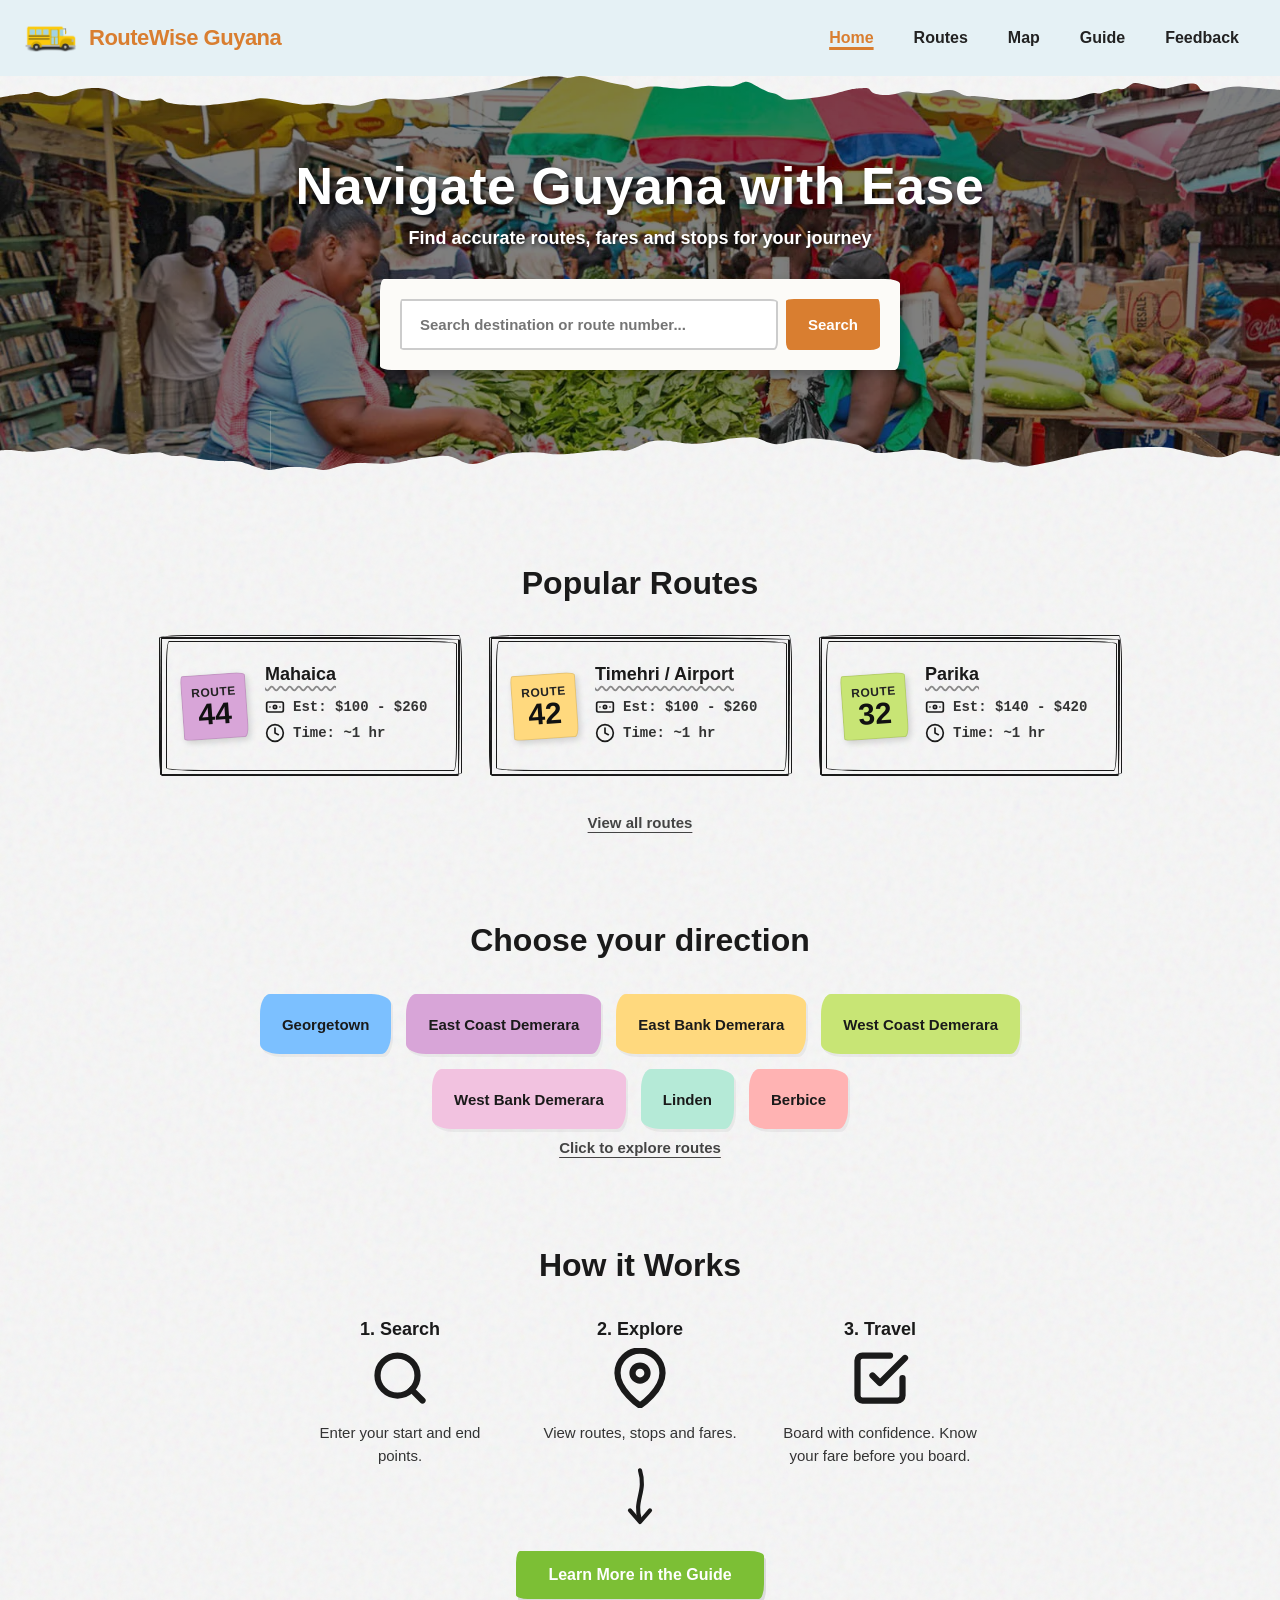
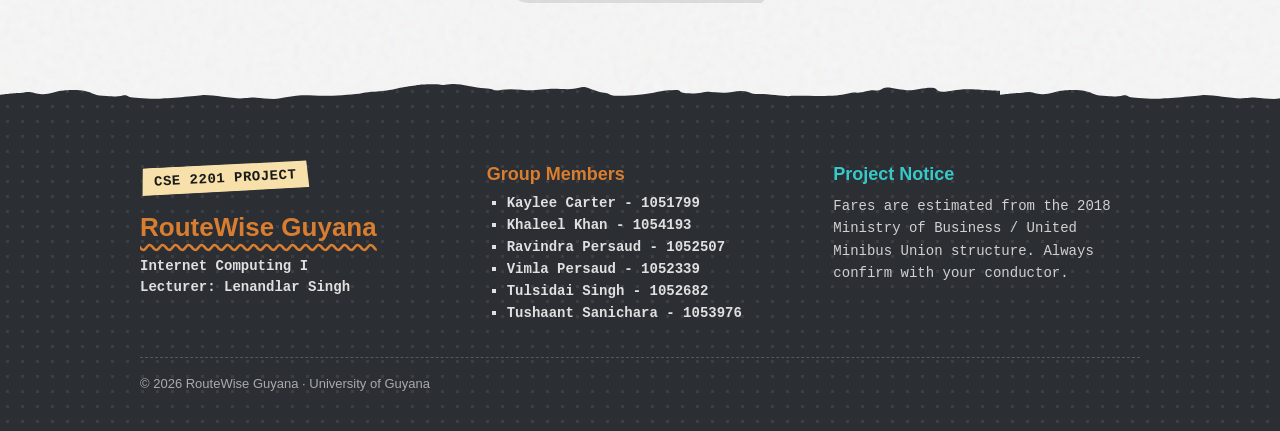
<file: web-development-projects/routewise-guyana/web-development-projects/routewise-guyana/source-code/RouteWise/index.html>
<!doctype html>
<html lang="en">
  <head>
    <meta charset="UTF-8" />
    <meta name="viewport" content="width=device-width, initial-scale=1.0" />
    <meta name="description" content="RouteWise Guyana - find minibus routes, fares, and stops across Georgetown and surrounding corridors.">
    <title>RouteWise Guyana</title>
    <link rel="stylesheet" href="css/styles.css" />
  </head>
  <body>
    <div class="navbar">
      <a href="index.html" class="nav-brand">
        <img src="images/bus.png" alt="Bus" width="52" height="52" />
        <span>RouteWise Guyana</span>
      </a>
      <button class="nav-toggle" onclick="toggleNav()" aria-label="Toggle menu">
        &#9776;
      </button>
      <nav class="nav-menu" id="navMenu">
        <a href="index.html">Home</a>
        <a href="routes.html">Routes</a>
        <a href="map.html">Map</a>
        <a href="guide.html">Guide</a>
        <a href="feedback.html">Feedback</a>
      </nav>
    </div>

    <header class="site-hero">
      <h1>Navigate Guyana with Ease</h1>
      <p>Find accurate routes, fares and stops for your journey</p>

      <div class="hero-form-wrapper">
        <form class="hero-form" id="heroSearchForm" autocomplete="off">
          <div class="bottom-row">
            <input
              type="text"
              id="heroSearch"
              placeholder="Search destination or route number..."
            />
            <button type="submit">Search</button>
          </div>
          <div class="hero-results" id="heroResults"></div>
        </form>
      </div>
    </header>

    <!-- hidden by default, main.js shows it if localStorage has any saved routes -->
    <div
      id="welcomeMessage"
      class="route-card"
      style="
        display: none;
        max-width: 500px;
        margin: 40px auto 30px auto;
        text-align: center;
        border-color: #d97e30;
        background-color: #fcfbf8;
        z-index: 10;
      "
    >
      <span
        class="masking-tape"
        style="
          position: absolute;
          top: -20px;
          left: 50%;
          transform: translateX(-50%) rotate(-2deg);
          z-index: 20;
        "
        >YOUR FAVORITES</span
      >

      <p
        class="typewriter-text"
        style="font-size: 16px; margin-top: 20px; margin-bottom: 10px"
      >
        Quick access to your saved routes:
      </p>

      <!-- main.js injects the links in here -->
      <div
        id="favLinksContainer"
        style="
          display: flex;
          flex-wrap: wrap;
          justify-content: center;
          gap: 15px;
        "
      ></div>
    </div>

    <section class="section">
      <h2>Popular Routes</h2>
      <div class="routes-grid">
        <div
          class="home-route-card"
          onclick="window.location = 'route-detail.html?route=44'"
        >
          <div class="route-card-top">
            <div class="paper-badge" style="background-color: #d8a5d8">
              <span class="lbl">Route</span>
              <span class="num">44</span>
            </div>
            <div class="route-details">
              <span class="dest-title">Mahaica</span>
              <div class="meta-row">
                <svg
                  width="20"
                  height="20"
                  viewBox="0 0 24 24"
                  fill="none"
                  stroke="#1a1a1a"
                  stroke-width="2"
                  stroke-linecap="round"
                  stroke-linejoin="round"
                >
                  <rect x="2" y="6" width="20" height="12" rx="2" ry="2"></rect>
                  <circle cx="12" cy="12" r="2"></circle>
                  <path d="M6 12h.01M18 12h.01"></path>
                </svg>
                <span class="typewriter-text">Est: $100 - $260</span>
              </div>
              <div class="meta-row">
                <svg
                  width="20"
                  height="20"
                  viewBox="0 0 24 24"
                  fill="none"
                  stroke="#1a1a1a"
                  stroke-width="2"
                  stroke-linecap="round"
                  stroke-linejoin="round"
                >
                  <circle cx="12" cy="12" r="10"></circle>
                  <polyline points="12 6 12 12 16 14"></polyline>
                </svg>
                <span class="typewriter-text">Time: ~1 hr</span>
              </div>
            </div>
          </div>
        </div>

        <div
          class="home-route-card"
          onclick="window.location = 'route-detail.html?route=42'"
        >
          <div class="route-card-top">
            <div class="paper-badge" style="background-color: #ffd97e">
              <span class="lbl">Route</span>
              <span class="num">42</span>
            </div>
            <div class="route-details">
              <span class="dest-title">Timehri / Airport</span>
              <div class="meta-row">
                <svg
                  width="20"
                  height="20"
                  viewBox="0 0 24 24"
                  fill="none"
                  stroke="#1a1a1a"
                  stroke-width="2"
                  stroke-linecap="round"
                  stroke-linejoin="round"
                >
                  <rect x="2" y="6" width="20" height="12" rx="2" ry="2"></rect>
                  <circle cx="12" cy="12" r="2"></circle>
                  <path d="M6 12h.01M18 12h.01"></path>
                </svg>
                <span class="typewriter-text">Est: $100 - $260</span>
              </div>
              <div class="meta-row">
                <svg
                  width="20"
                  height="20"
                  viewBox="0 0 24 24"
                  fill="none"
                  stroke="#1a1a1a"
                  stroke-width="2"
                  stroke-linecap="round"
                  stroke-linejoin="round"
                >
                  <circle cx="12" cy="12" r="10"></circle>
                  <polyline points="12 6 12 12 16 14"></polyline>
                </svg>
                <span class="typewriter-text">Time: ~1 hr</span>
              </div>
            </div>
          </div>
        </div>

        <div
          class="home-route-card"
          onclick="window.location = 'route-detail.html?route=32'"
        >
          <div class="route-card-top">
            <div class="paper-badge" style="background-color: #c8e575">
              <span class="lbl">Route</span>
              <span class="num">32</span>
            </div>
            <div class="route-details">
              <span class="dest-title">Parika</span>
              <div class="meta-row">
                <svg
                  width="20"
                  height="20"
                  viewBox="0 0 24 24"
                  fill="none"
                  stroke="#1a1a1a"
                  stroke-width="2"
                  stroke-linecap="round"
                  stroke-linejoin="round"
                >
                  <rect x="2" y="6" width="20" height="12" rx="2" ry="2"></rect>
                  <circle cx="12" cy="12" r="2"></circle>
                  <path d="M6 12h.01M18 12h.01"></path>
                </svg>
                <span class="typewriter-text">Est: $140 - $420</span>
              </div>
              <div class="meta-row">
                <svg
                  width="20"
                  height="20"
                  viewBox="0 0 24 24"
                  fill="none"
                  stroke="#1a1a1a"
                  stroke-width="2"
                  stroke-linecap="round"
                  stroke-linejoin="round"
                >
                  <circle cx="12" cy="12" r="10"></circle>
                  <polyline points="12 6 12 12 16 14"></polyline>
                </svg>
                <span class="typewriter-text">Time: ~1 hr</span>
              </div>
            </div>
          </div>
        </div>
      </div>
      <br />
      <a href="routes.html" class="view-all-link">View all routes</a>
    </section>

    <section class="section">
      <h2>Choose your direction</h2>
      <div class="direction-grid">
        <button
          class="dir-btn"
          style="background-color: #7cc0ff"
          onclick="window.location = 'routes.html?corridor=georgetown'"
        >
          Georgetown
        </button>
        <button
          class="dir-btn"
          style="background-color: #d8a5d8"
          onclick="window.location = 'routes.html?corridor=east-coast'"
        >
          East Coast Demerara
        </button>
        <button
          class="dir-btn"
          style="background-color: #ffd97e"
          onclick="window.location = 'routes.html?corridor=east-bank'"
        >
          East Bank Demerara
        </button>
        <button
          class="dir-btn"
          style="background-color: #c8e575"
          onclick="window.location = 'routes.html?corridor=west-coast'"
        >
          West Coast Demerara
        </button>
        <button
          class="dir-btn"
          style="background-color: #f2c2e0"
          onclick="window.location = 'routes.html?corridor=west-bank'"
        >
          West Bank Demerara
        </button>
        <button
          class="dir-btn"
          style="background-color: #b5ead7"
          onclick="window.location = 'routes.html?corridor=linden'"
        >
          Linden
        </button>
        <button
          class="dir-btn"
          style="background-color: #ffb3b3"
          onclick="window.location = 'routes.html?corridor=berbice'"
        >
          Berbice
        </button>
      </div>

      <div class="center-block">
        <a href="routes.html" class="view-all-link">Click to explore routes</a>
      </div>
    </section>

    <section class="section" style="margin-bottom: 20px">
      <h2>How it Works</h2>
      <div class="how-grid">
        <article class="how-item">
          <h3>1. Search</h3>
          <svg
            width="60"
            height="60"
            viewBox="0 0 24 24"
            fill="none"
            stroke="#1a1a1a"
            stroke-width="2.5"
            stroke-linecap="round"
            stroke-linejoin="round"
          >
            <circle cx="11" cy="11" r="8"></circle>
            <line x1="21" y1="21" x2="16.65" y2="16.65"></line>
          </svg>
          <p>Enter your start and end points.</p>
        </article>

        <article class="how-item">
          <h3>2. Explore</h3>
          <svg
            width="60"
            height="60"
            viewBox="0 0 24 24"
            fill="none"
            stroke="#1a1a1a"
            stroke-width="2.5"
            stroke-linecap="round"
            stroke-linejoin="round"
          >
            <path d="M21 10c0 7-9 13-9 13s-9-6-9-13a9 9 0 0 1 18 0z"></path>
            <circle cx="12" cy="10" r="3"></circle>
          </svg>
          <p>View routes, stops and fares.</p>
        </article>

        <article class="how-item">
          <h3>3. Travel</h3>
          <svg
            width="60"
            height="60"
            viewBox="0 0 24 24"
            fill="none"
            stroke="#1a1a1a"
            stroke-width="2.5"
            stroke-linecap="round"
            stroke-linejoin="round"
          >
            <polyline points="9 11 12 14 22 4"></polyline>
            <path
              d="M21 12v7a2 2 0 0 1-2 2H5a2 2 0 0 1-2-2V5a2 2 0 0 1 2-2h11"
            ></path>
          </svg>
          <p>Board with confidence. Know your fare before you board.</p>
        </article>
      </div>

      <div class="center-block tight">
        <svg
          width="50"
          height="60"
          viewBox="0 0 24 36"
          fill="none"
          stroke="#1a1a1a"
          stroke-width="2.5"
          stroke-linecap="round"
          stroke-linejoin="round"
        >
          <path d="M 12 2 C 16 15 8 20 12 32" />
          <polyline points="6 26 12 33 18 26" />
        </svg>
      </div>

      <a href="guide.html" class="learn-btn">Learn More in the Guide</a>
    </section>

    <footer class="site-footer">
      <div class="footer-inner">
        <div class="footer-col">
          <span class="masking-tape">CSE 2201 PROJECT</span>
          <h3>RouteWise Guyana</h3>
          <p class="typewriter-text">Internet Computing I</p>
          <p class="typewriter-text">Lecturer: Lenandlar Singh</p>
        </div>

        <div class="footer-col">
          <h4 class="members-heading">Group Members</h4>
          <ul class="typewriter-text group-list">
            <li>Kaylee Carter - 1051799</li>
            <li>Khaleel Khan - 1054193</li>
            <li>Ravindra Persaud - 1052507</li>
            <li>Vimla Persaud - 1052339</li>
            <li>Tulsidai Singh - 1052682</li>
            <li>Tushaant Sanichara - 1053976</li>
          </ul>
        </div>

        <div class="footer-col">
          <h4 class="notice-heading">Project Notice</h4>
          <p class="notice-text">
            Fares are estimated from the 2018 Ministry of Business / United
            Minibus Union structure. Always confirm with your conductor.<br /><br />
          </p>
        </div>
      </div>
      <div class="footer-bottom">
        &copy; 2026 RouteWise Guyana &middot; University of Guyana
      </div>
    </footer>

    <!-- routes-data.js must load before main.js or allRoutes is undefined -->
    <script src="js/routes-data.js"></script>
    <script src="js/main.js"></script>
  </body>
</html>
</file>
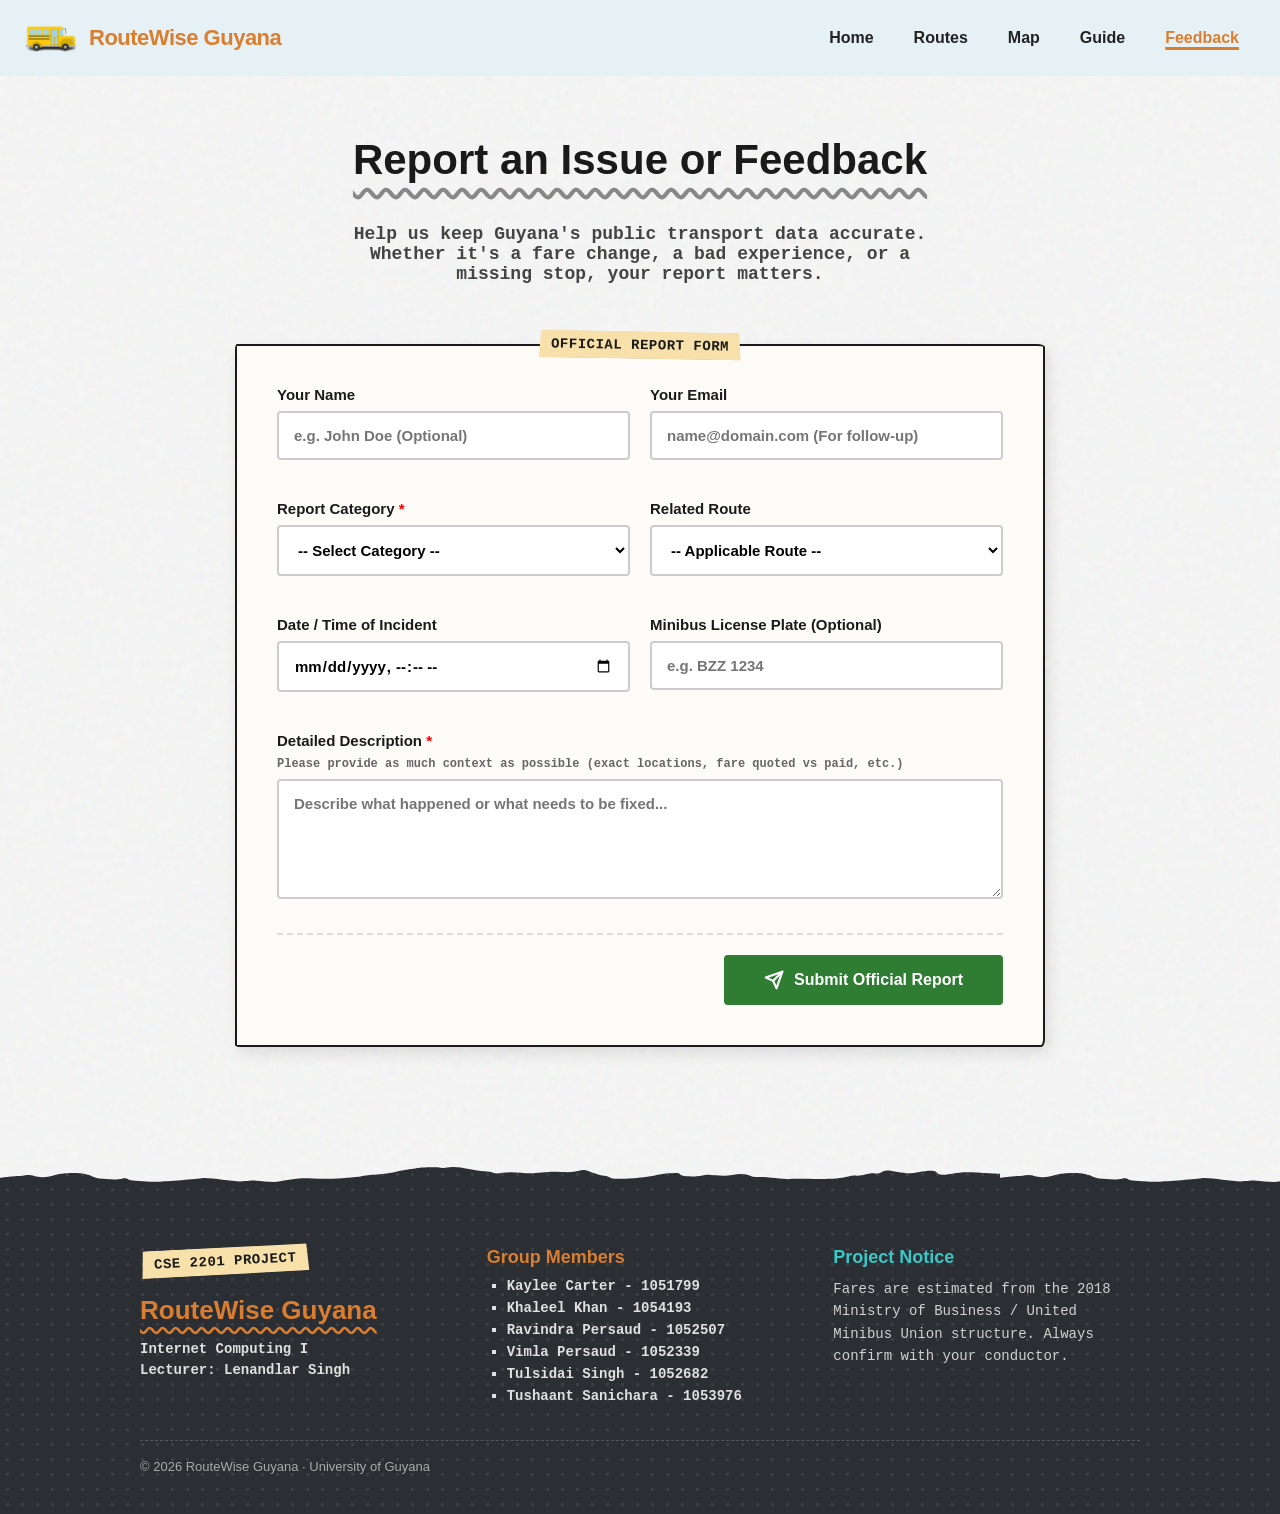
<file: web-development-projects/routewise-guyana/web-development-projects/routewise-guyana/source-code/RouteWise/feedback.html>
<!doctype html>
<html lang="en">
  <head>
    <meta charset="UTF-8" />
    <meta name="viewport" content="width=device-width, initial-scale=1.0" />
    <meta name="description" content="Report an issue or send feedback about routes, fares, or stops on RouteWise Guyana.">
    <title>Feedback - RouteWise Guyana</title>
    <link rel="stylesheet" href="css/styles.css" />
  </head>
  <body>
    <div class="navbar">
      <a href="index.html" class="nav-brand">
        <img src="images/bus.png" alt="Bus" width="52" height="52" />
        <span>RouteWise Guyana</span>
      </a>
      <button class="nav-toggle" onclick="toggleNav()" aria-label="Toggle menu">
        &#9776;
      </button>
      <nav class="nav-menu" id="navMenu">
        <a href="index.html">Home</a>
        <a href="routes.html">Routes</a>
        <a href="map.html">Map</a>
        <a href="guide.html">Guide</a>
        <a href="feedback.html" class="active">Feedback</a>
      </nav>
    </div>

    <header class="page-header">
      <h1 class="sec-heading">Report an Issue or Feedback</h1>
      <p class="guide-subtitle">
        Help us keep Guyana's public transport data accurate. Whether it's a
        fare change, a bad experience, or a missing stop, your report matters.
      </p>
    </header>

    <main class="form-section">
      <div class="form-card">
        <span class="masking-tape form-tape">OFFICIAL REPORT FORM</span>

        <!-- main.js checks ?submitted=1 or ?error=.. and fills this div in
                 php cant write here directly after a POST so it redirects back first -->
        <div id="formStatus" class="form-status"></div>

        <!-- POST goes to process_feedback.php which writes to submissions.txt then redirects back -->
        <form action="process_feedback.php" method="POST">
          <div class="form-row">
            <div class="field">
              <label>Your Name</label>
              <input
                type="text"
                name="name"
                class="scrap-input"
                placeholder="e.g. John Doe (Optional)"
              />
            </div>
            <div class="field">
              <label>Your Email</label>
              <input
                type="email"
                name="email"
                class="scrap-input"
                placeholder="name@domain.com (For follow-up)"
              />
            </div>
          </div>

          <div class="form-row">
            <div class="field">
              <label>Report Category <span class="required">*</span></label>
              <select name="category" class="scrap-input" required>
                <option value="">-- Select Category --</option>
                <option>Fare Overcharging</option>
                <option>Incorrect Route Information</option>
                <option>Missing Stop/Landmark</option>
                <option>Driver/Conductor Conduct</option>
                <option>Map Glitch or Bug</option>
                <option>General Feedback</option>
              </select>
            </div>
            <div class="field">
              <label>Related Route</label>
              <select name="route" class="scrap-input">
                <option value="">-- Applicable Route --</option>
                <option>Route 31 (West Bank - Patentia / Wales)</option>
                <option>Route 32 (West Coast - Parika)</option>
                <option>Route 40 (Kitty / Campbellville)</option>
                <option>Route 41 (South Ruimveldt / Guyhoc)</option>
                <option>Route 42 (Timehri / CJIA)</option>
                <option>Route 43 (Linden)</option>
                <option>Route 44 (Mahaica)</option>
                <option>Route 45 (Central Georgetown)</option>
                <option>Route 46 (Lodge)</option>
                <option>Route 47 (East &amp; West Ruimveldt)</option>
                <option>Route 48 (Sophia)</option>
                <option>Route 50 (New Amsterdam)</option>
                <option>Route 56 (Rosignol)</option>
                <option>Other / Not Listed</option>
              </select>
            </div>
          </div>

          <div class="form-row">
            <div class="field">
              <label>Date / Time of Incident</label>
              <input
                type="datetime-local"
                name="datetime"
                class="scrap-input"
              />
            </div>
            <div class="field">
              <label>Minibus License Plate (Optional)</label>
              <input
                type="text"
                name="plate"
                class="scrap-input"
                placeholder="e.g. BZZ 1234"
              />
            </div>
          </div>

          <div class="field">
            <label>Detailed Description <span class="required">*</span></label>
            <span class="sub-label"
              >Please provide as much context as possible (exact locations, fare
              quoted vs paid, etc.)</span
            >
            <textarea
              name="description"
              class="scrap-input"
              placeholder="Describe what happened or what needs to be fixed..."
              required
            ></textarea>
          </div>

          <div class="submit-wrap">
            <button type="submit" class="send-btn">
              <svg
                width="20"
                height="20"
                viewBox="0 0 24 24"
                fill="none"
                stroke="currentColor"
                stroke-width="2.5"
                stroke-linecap="round"
                stroke-linejoin="round"
              >
                <line x1="22" y1="2" x2="11" y2="13"></line>
                <polygon points="22 2 15 22 11 13 2 9 22 2"></polygon>
              </svg>
              Submit Official Report
            </button>
          </div>
        </form>
      </div>
    </main>

    <footer class="site-footer">
      <div class="footer-inner">
        <div class="footer-col">
          <span class="masking-tape">CSE 2201 PROJECT</span>
          <h3>RouteWise Guyana</h3>
          <p class="typewriter-text">Internet Computing I</p>
          <p class="typewriter-text">Lecturer: Lenandlar Singh</p>
        </div>

        <div class="footer-col">
          <h4 class="members-heading">Group Members</h4>
          <ul class="typewriter-text group-list">
            <li>Kaylee Carter - 1051799</li>
            <li>Khaleel Khan - 1054193</li>
            <li>Ravindra Persaud - 1052507</li>
            <li>Vimla Persaud - 1052339</li>
            <li>Tulsidai Singh - 1052682</li>
            <li>Tushaant Sanichara - 1053976</li>
          </ul>
        </div>

        <div class="footer-col">
          <h4 class="notice-heading">Project Notice</h4>
          <p class="notice-text">
            Fares are estimated from the 2018 Ministry of Business / United
            Minibus Union structure. Always confirm with your conductor.<br /><br />
          </p>
        </div>
      </div>
      <div class="footer-bottom">
        &copy; 2026 RouteWise Guyana &middot; University of Guyana
      </div>
    </footer>

    <script src="js/main.js"></script>
  </body>
</html>
</file>
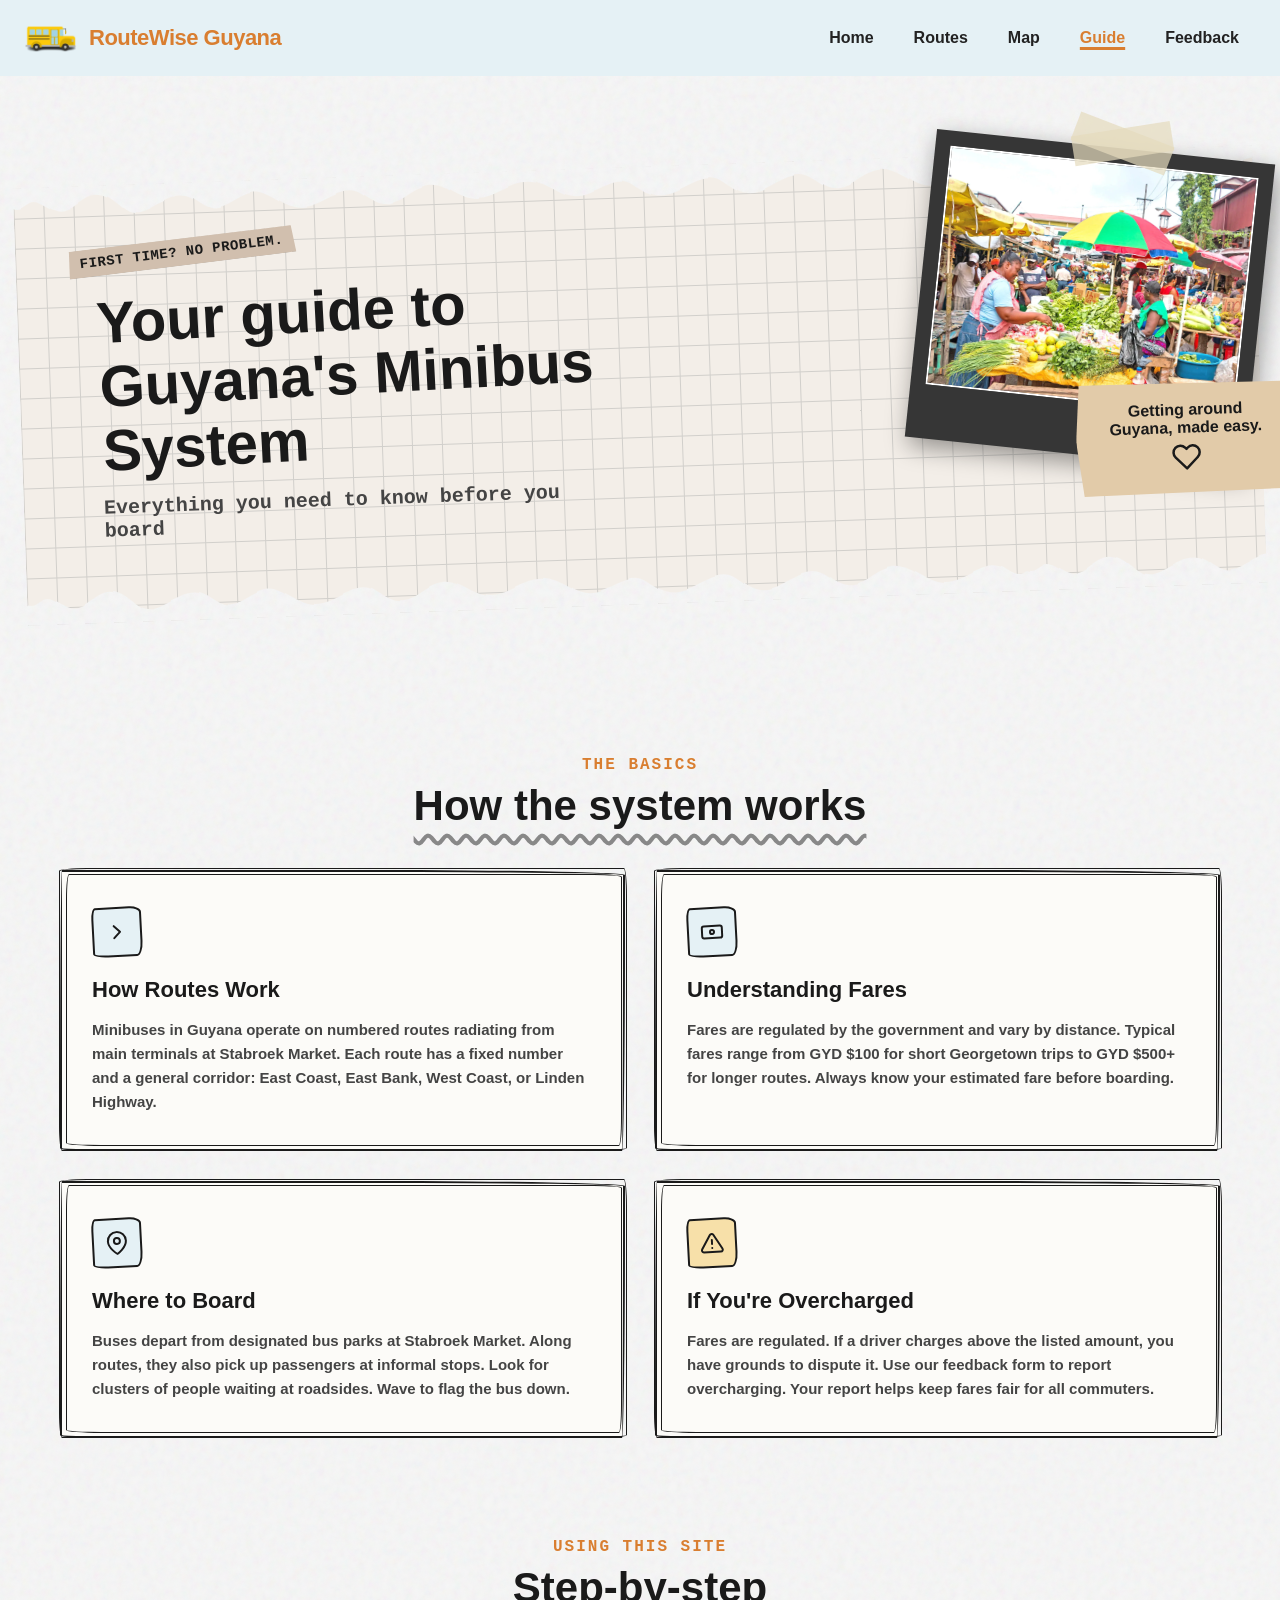
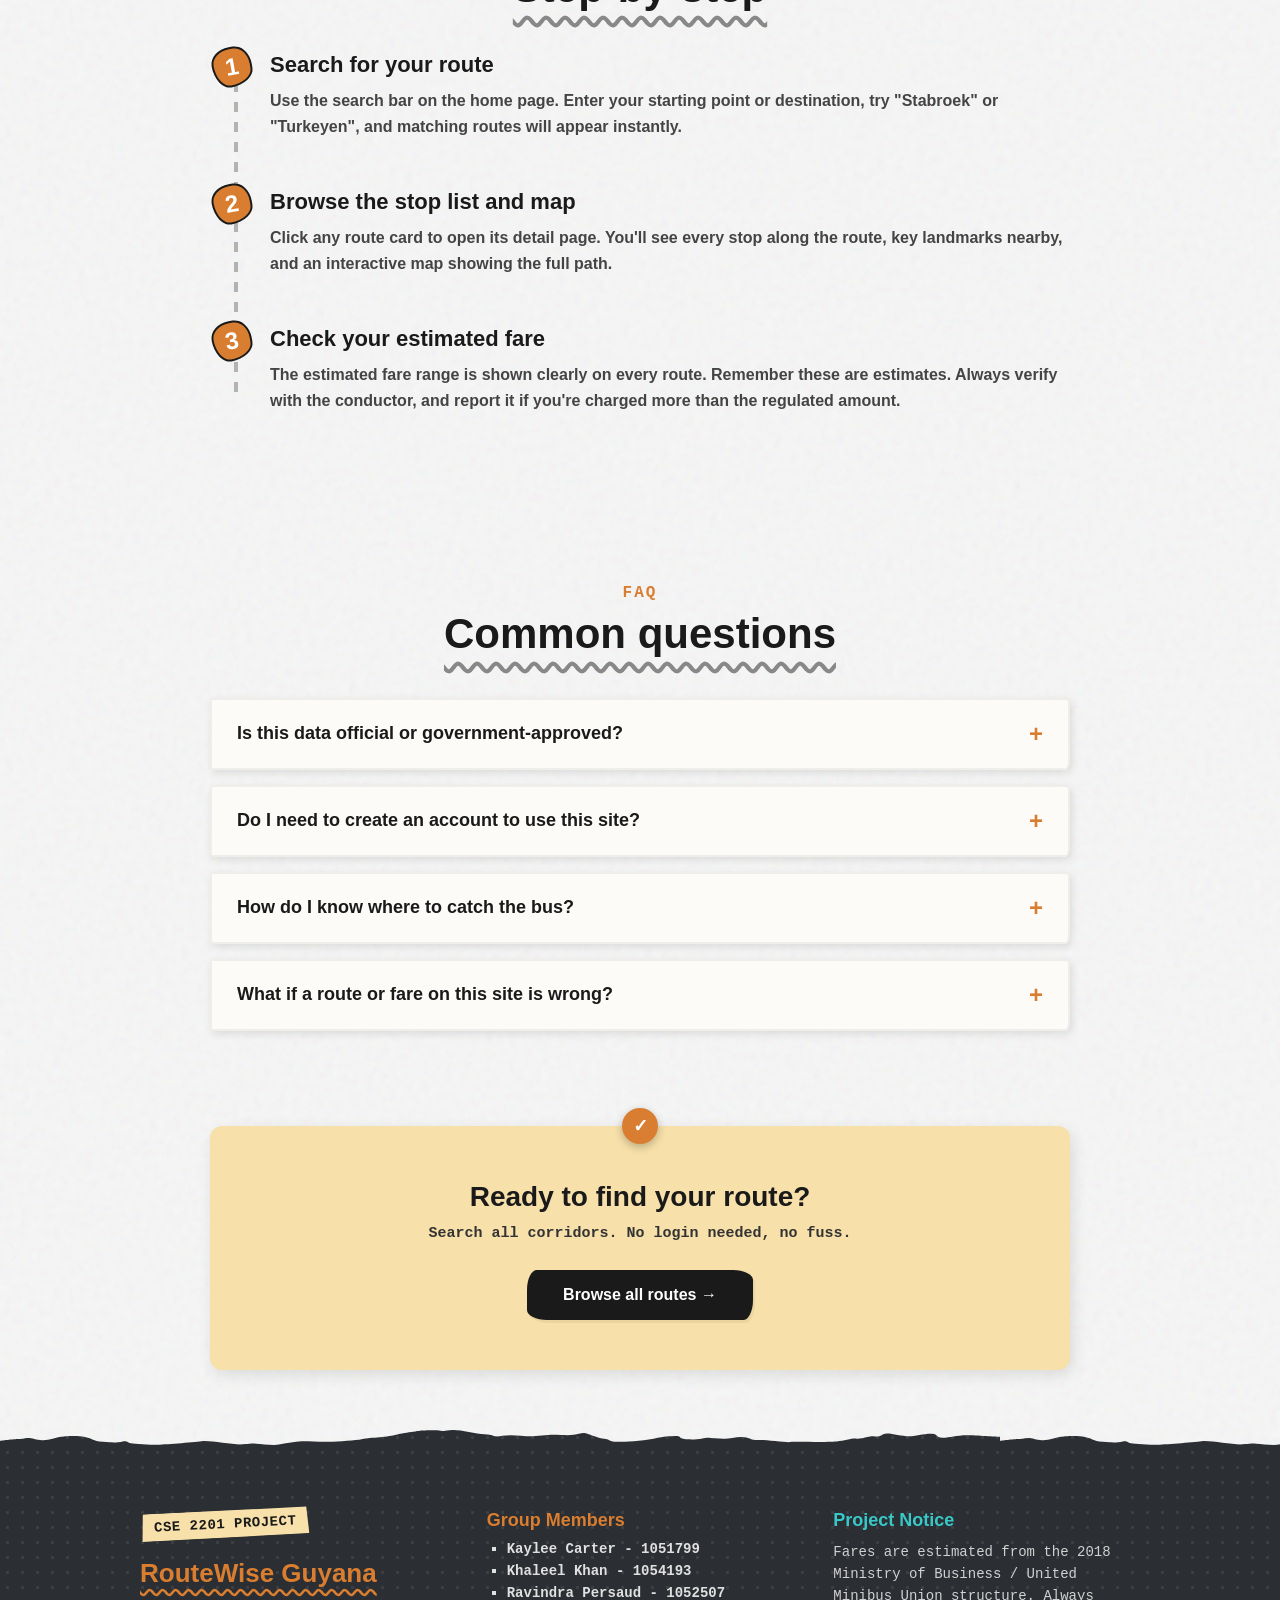
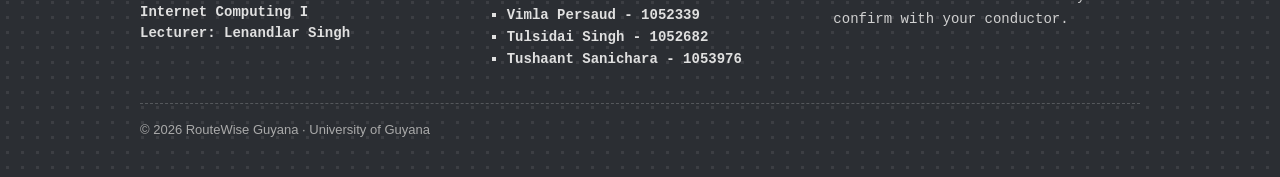
<file: web-development-projects/routewise-guyana/web-development-projects/routewise-guyana/source-code/RouteWise/guide.html>
<!doctype html>
<html lang="en">
  <head>
    <meta charset="UTF-8" />
    <meta name="viewport" content="width=device-width, initial-scale=1.0" />
    <meta name="description" content="Your guide to using Guyana's minibus system, including how routes, fares, and stops work.">
    <title>Guide - RouteWise Guyana</title>
    <link rel="stylesheet" href="css/styles.css" />
  </head>
  <body>
    <div class="navbar">
      <a href="index.html" class="nav-brand">
        <img src="images/bus.png" alt="Bus" width="52" height="52" />
        <span>RouteWise Guyana</span>
      </a>
      <button class="nav-toggle" onclick="toggleNav()" aria-label="Toggle menu">
        &#9776;
      </button>
      <nav class="nav-menu" id="navMenu">
        <a href="index.html">Home</a>
        <a href="routes.html">Routes</a>
        <a href="map.html">Map</a>
        <a href="guide.html" class="active">Guide</a>
        <a href="feedback.html">Feedback</a>
      </nav>
    </div>

    <div class="guide-hero">
      <div class="grid-paper-container">
        <span class="masking-tape hero-tape">FIRST TIME? NO PROBLEM.</span>
        <h1 class="guide-title">Your guide to Guyana's Minibus System</h1>
        <p class="guide-subtitle">
          Everything you need to know before you board
        </p>

        <svg
          class="scribble-lines"
          width="80"
          height="80"
          viewBox="0 0 100 100"
          fill="none"
          stroke="#1a1a1a"
          stroke-width="3"
          stroke-linecap="round"
        >
          <line x1="20" y1="80" x2="40" y2="60" />
          <line x1="50" y1="90" x2="55" y2="65" />
          <line x1="80" y1="80" x2="65" y2="60" />
        </svg>
      </div>

      <div class="polaroid-frame">
        <div class="cross-tape"></div>
        <img src="images/food.webp" alt="Guyana Minibus" />

        <div class="kraft-note">
          Getting around Guyana, made easy.
          <br />
          <svg
            width="30"
            height="30"
            viewBox="0 0 24 24"
            fill="none"
            stroke="#1a1a1a"
            stroke-width="2"
            stroke-linecap="round"
            stroke-linejoin="round"
            style="margin-top: 5px"
          >
            <path
              d="M20.84 4.61a5.5 5.5 0 0 0-7.78 0L12 5.67l-1.06-1.06a5.5 5.5 0 0 0-7.78 7.78l1.06 1.06L12 21.23l7.78-7.78 1.06-1.06a5.5 5.5 0 0 0 0-7.78z"
            ></path>
          </svg>
        </div>
      </div>
    </div>

    <div class="info-section">
      <div class="sec-eyebrow">The Basics</div>
      <div class="sec-heading">How the system works</div>
      <div class="info-grid">
        <div class="route-card guide-card">
          <div class="icon-doodle">
            <svg
              width="24"
              height="24"
              viewBox="0 0 24 24"
              fill="none"
              stroke="#1a1a1a"
              stroke-width="2"
              stroke-linecap="round"
              stroke-linejoin="round"
            >
              <path d="M9 18l6-6-6-6" />
            </svg>
          </div>
          <h3>How Routes Work</h3>
          <p>
            Minibuses in Guyana operate on numbered routes radiating from main
            terminals at Stabroek Market. Each route has a fixed number and a
            general corridor: East Coast, East Bank, West Coast, or Linden
            Highway.
          </p>
        </div>

        <div class="route-card guide-card">
          <div class="icon-doodle">
            <svg
              width="24"
              height="24"
              viewBox="0 0 24 24"
              fill="none"
              stroke="#1a1a1a"
              stroke-width="2"
              stroke-linecap="round"
              stroke-linejoin="round"
            >
              <rect x="2" y="6" width="20" height="12" rx="2" ry="2"></rect>
              <circle cx="12" cy="12" r="2"></circle>
            </svg>
          </div>
          <h3>Understanding Fares</h3>
          <p>
            Fares are regulated by the government and vary by distance. Typical
            fares range from GYD $100 for short Georgetown trips to GYD $500+
            for longer routes. Always know your estimated fare before boarding.
          </p>
        </div>

        <div class="route-card guide-card">
          <div class="icon-doodle">
            <svg
              width="24"
              height="24"
              viewBox="0 0 24 24"
              fill="none"
              stroke="#1a1a1a"
              stroke-width="2"
              stroke-linecap="round"
              stroke-linejoin="round"
            >
              <path d="M21 10c0 7-9 13-9 13s-9-6-9-13a9 9 0 1118 0z"></path>
              <circle cx="12" cy="10" r="3"></circle>
            </svg>
          </div>
          <h3>Where to Board</h3>
          <p>
            Buses depart from designated bus parks at Stabroek Market. Along
            routes, they also pick up passengers at informal stops. Look for
            clusters of people waiting at roadsides. Wave to flag the bus down.
          </p>
        </div>

        <div class="route-card guide-card warning-card">
          <div class="icon-doodle">
            <svg
              width="24"
              height="24"
              viewBox="0 0 24 24"
              fill="none"
              stroke="#1a1a1a"
              stroke-width="2"
              stroke-linecap="round"
              stroke-linejoin="round"
            >
              <path
                d="M10.29 3.86L1.82 18a2 2 0 001.71 3h16.94a2 2 0 001.71-3L13.71 3.86a2 2 0 00-3.42 0z"
              ></path>
              <line x1="12" y1="9" x2="12" y2="13"></line>
              <line x1="12" y1="17" x2="12.01" y2="17"></line>
            </svg>
          </div>
          <h3>If You're Overcharged</h3>
          <p>
            Fares are regulated. If a driver charges above the listed amount,
            you have grounds to dispute it. Use our feedback form to report
            overcharging. Your report helps keep fares fair for all commuters.
          </p>
        </div>
      </div>
    </div>

    <div class="steps-section">
      <div class="sec-eyebrow">Using This Site</div>
      <div class="sec-heading">Step-by-step</div>
      <div class="steps-list">
        <div class="step-item">
          <div class="step-big-num">1</div>
          <h3>Search for your route</h3>
          <p>
            Use the search bar on the home page. Enter your starting point or
            destination, try "Stabroek" or "Turkeyen", and matching routes will
            appear instantly.
          </p>
        </div>

        <div class="step-item">
          <div class="step-big-num">2</div>
          <h3>Browse the stop list and map</h3>
          <p>
            Click any route card to open its detail page. You'll see every stop
            along the route, key landmarks nearby, and an interactive map
            showing the full path.
          </p>
        </div>

        <div class="step-item">
          <div class="step-big-num">3</div>
          <h3>Check your estimated fare</h3>
          <p>
            The estimated fare range is shown clearly on every route. Remember
            these are estimates. Always verify with the conductor, and report it
            if you're charged more than the regulated amount.
          </p>
        </div>
      </div>
    </div>

    <div class="faq-section">
      <div class="sec-eyebrow">FAQ</div>
      <div class="sec-heading">Common questions</div>

      <div class="faq-item closed">
        <div class="faq-q">
          <span class="faq-q-text"
            >Is this data official or government-approved?</span
          >
          <div class="faq-icon">+</div>
        </div>
        <div class="faq-a">
          No. RouteWise Guyana is a student project. All route and fare data has
          been collected by students through direct observation and research. It
          is provided for general guidance only. Always confirm details with the
          driver or conductor.
        </div>
      </div>

      <div class="faq-item closed">
        <div class="faq-q">
          <span class="faq-q-text"
            >Do I need to create an account to use this site?</span
          >
          <div class="faq-icon">+</div>
        </div>
        <div class="faq-a">
          No account is required. All route and fare information is freely
          accessible to everyone with no login needed.
        </div>
      </div>

      <div class="faq-item closed">
        <div class="faq-q">
          <span class="faq-q-text">How do I know where to catch the bus?</span>
          <div class="faq-icon">+</div>
        </div>
        <div class="faq-a">
          The main departure point for most routes is Stabroek Market bus park
          in Georgetown. Check the stop list on each route's detail page for
          stops along the way.
        </div>
      </div>

      <div class="faq-item closed">
        <div class="faq-q">
          <span class="faq-q-text"
            >What if a route or fare on this site is wrong?</span
          >
          <div class="faq-icon">+</div>
        </div>
        <div class="faq-a">
          Use our Feedback page to report it. We review all submissions and
          update the data accordingly. Your reports directly improve the
          accuracy of RouteWise Guyana for all users.
        </div>
      </div>
    </div>

    <div class="cta-strip">
      <div class="cta-inner">
        <h3>Ready to find your route?</h3>
        <p>Search all corridors. No login needed, no fuss.</p>
        <div class="cta-action">
          <a href="routes.html">
            <button class="dir-btn">Browse all routes &rarr;</button>
          </a>
        </div>
      </div>
    </div>

    <footer class="site-footer">
      <div class="footer-inner">
        <div class="footer-col">
          <span class="masking-tape">CSE 2201 PROJECT</span>
          <h3>RouteWise Guyana</h3>
          <p class="typewriter-text">Internet Computing I</p>
          <p class="typewriter-text">Lecturer: Lenandlar Singh</p>
        </div>

        <div class="footer-col">
          <h4 class="members-heading">Group Members</h4>
          <ul class="typewriter-text group-list">
            <li>Kaylee Carter - 1051799</li>
            <li>Khaleel Khan - 1054193</li>
            <li>Ravindra Persaud - 1052507</li>
            <li>Vimla Persaud - 1052339</li>
            <li>Tulsidai Singh - 1052682</li>
            <li>Tushaant Sanichara - 1053976</li>
          </ul>
        </div>

        <div class="footer-col">
          <h4 class="notice-heading">Project Notice</h4>
          <p class="notice-text">
            Fares are estimated from the 2018 Ministry of Business / United
            Minibus Union structure. Always confirm with your conductor.<br /><br />
          </p>
        </div>
      </div>
      <div class="footer-bottom">
        &copy; 2026 RouteWise Guyana &middot; University of Guyana
      </div>
    </footer>

    <script src="js/main.js"></script>
  </body>
</html>
</file>
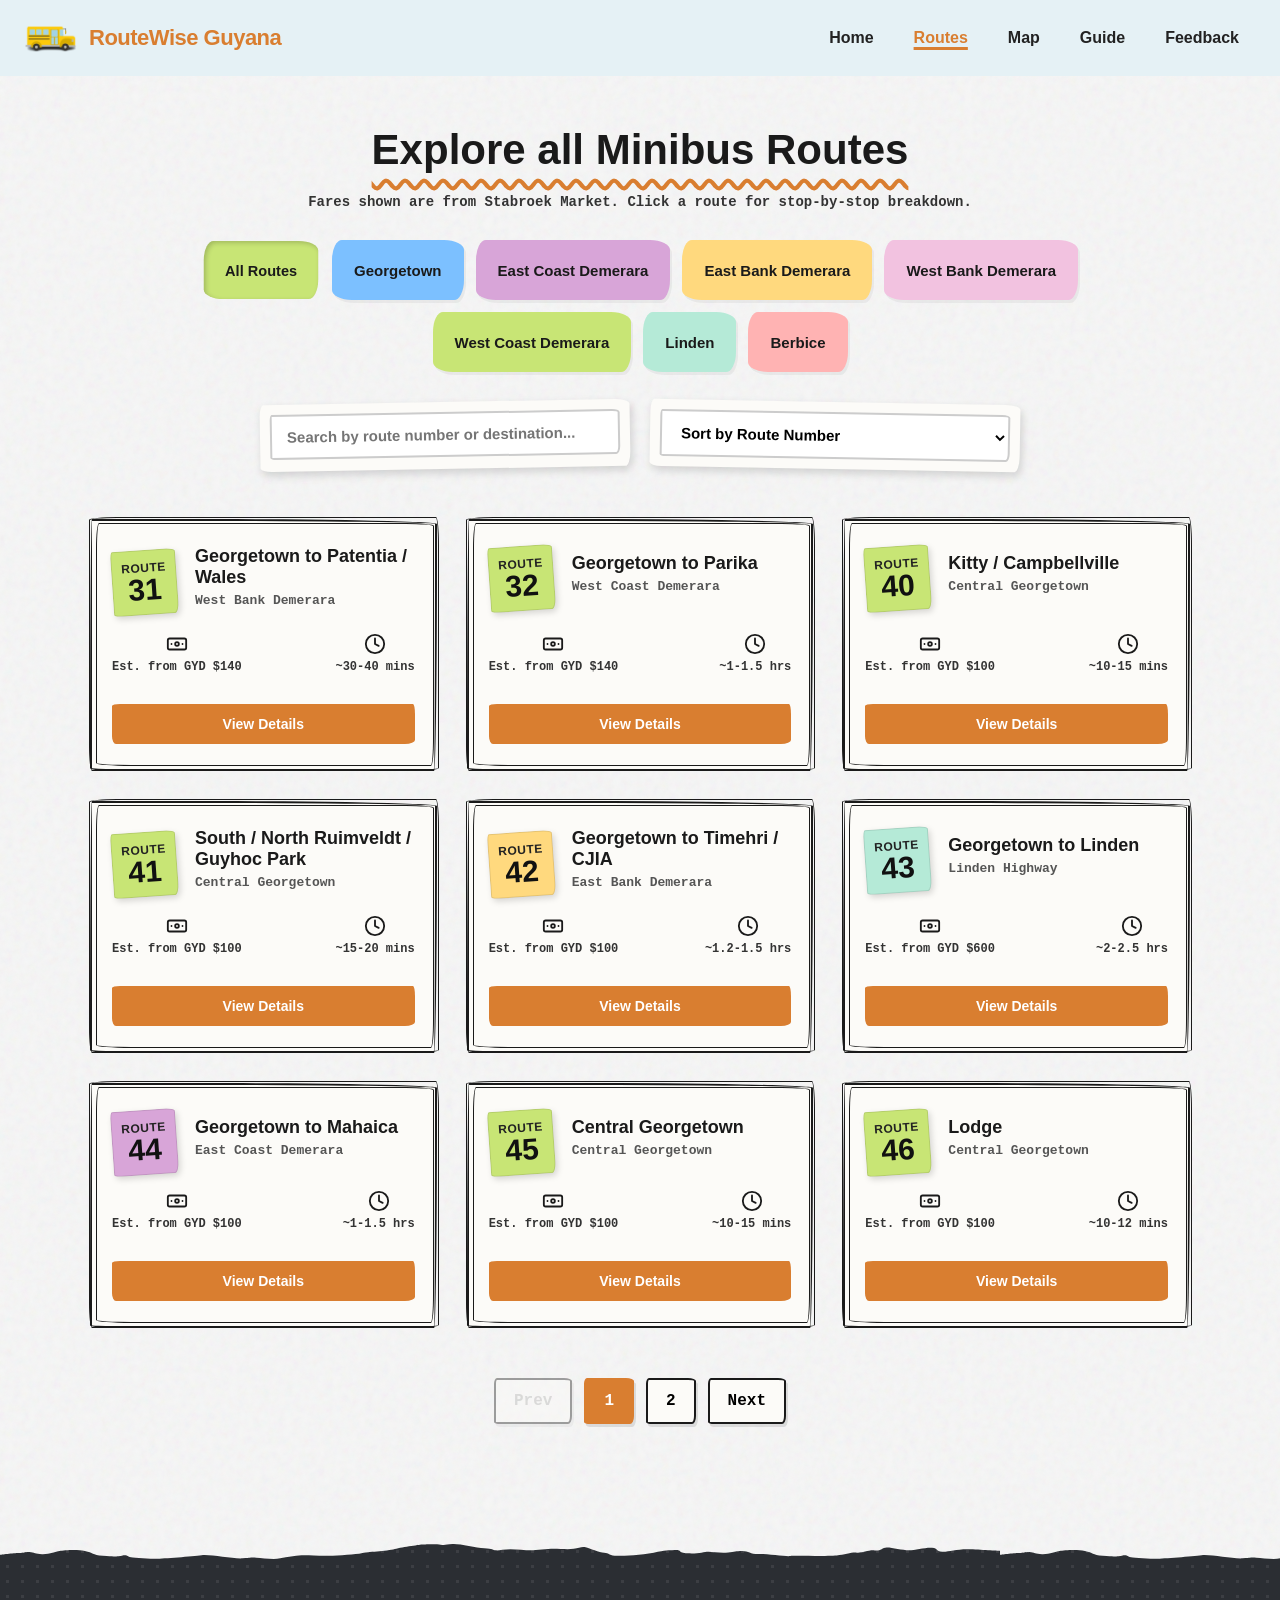
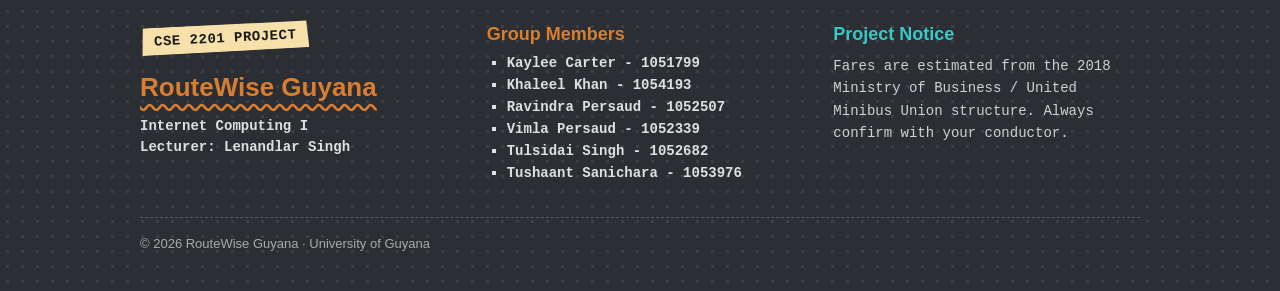
<file: web-development-projects/routewise-guyana/web-development-projects/routewise-guyana/source-code/RouteWise/routes.html>
<!doctype html>
<html lang="en">
  <head>
    <meta charset="UTF-8" />
    <meta name="viewport" content="width=device-width, initial-scale=1.0" />
    <meta name="description" content="Browse all minibus routes in Guyana, filter by corridor, and view fares from Stabroek Market.">
    <title>Routes - RouteWise Guyana</title>
    <link rel="stylesheet" href="css/styles.css" />
  </head>
  <body>
    <div class="navbar">
      <a href="index.html" class="nav-brand">
        <img src="images/bus.png" alt="Bus" width="52" height="52" />
        <span>RouteWise Guyana</span>
      </a>
      <button class="nav-toggle" onclick="toggleNav()" aria-label="Toggle menu">
        &#9776;
      </button>
      <nav class="nav-menu" id="navMenu">
        <a href="index.html">Home</a>
        <a href="routes.html" class="active">Routes</a>
        <a href="map.html">Map</a>
        <a href="guide.html">Guide</a>
        <a href="feedback.html">Feedback</a>
      </nav>
    </div>

    <div class="routes-page-header">
      <h1>Explore all Minibus Routes</h1>
      <p class="typewriter-text">
        Fares shown are from Stabroek Market. Click a route for stop-by-stop
        breakdown.
      </p>
    </div>

    <!-- data-corridor values must match the corridor field in routes-data.js exactly -->
    <div class="filter-bar">
      <button
        class="dir-btn filter-btn active"
        data-corridor="all"
        style="background-color: #c8e575"
      >
        All Routes
      </button>
      <button
        class="dir-btn filter-btn"
        data-corridor="georgetown"
        style="background-color: #7cc0ff"
      >
        Georgetown
      </button>
      <button
        class="dir-btn filter-btn"
        data-corridor="east-coast"
        style="background-color: #d8a5d8"
      >
        East Coast Demerara
      </button>
      <button
        class="dir-btn filter-btn"
        data-corridor="east-bank"
        style="background-color: #ffd97e"
      >
        East Bank Demerara
      </button>
      <button
        class="dir-btn filter-btn"
        data-corridor="west-bank"
        data-corridor-label="West Bank"
        style="background-color: #f2c2e0"
      >
        West Bank Demerara
      </button>
      <button
        class="dir-btn filter-btn"
        data-corridor="west-coast"
        style="background-color: #c8e575"
      >
        West Coast Demerara
      </button>
      <button
        class="dir-btn filter-btn"
        data-corridor="linden"
        style="background-color: #b5ead7"
      >
        Linden
      </button>
      <button
        class="dir-btn filter-btn"
        data-corridor="berbice"
        style="background-color: #ffb3b3"
      >
        Berbice
      </button>
    </div>

    <div class="search-row">
      <div class="scrap-input-wrapper">
        <input
          type="text"
          id="searchInput"
          class="scrap-input"
          placeholder="Search by route number or destination..."
        />
      </div>
      <div class="scrap-input-wrapper">
        <select id="sortSelect" class="scrap-input">
          <option value="num-asc">Sort by Route Number</option>
          <option value="fare-asc">Sort by Fare (Low to High)</option>
          <option value="fare-desc">Sort by Fare (High to Low)</option>
        </select>
      </div>
    </div>

    <section class="routes-section">
      <div class="routes-grid" id="routesGrid"></div>
      <div class="pagination" id="pagination"></div>
    </section>

    <footer class="site-footer">
      <div class="footer-inner">
        <div class="footer-col">
          <span class="masking-tape">CSE 2201 PROJECT</span>
          <h3>RouteWise Guyana</h3>
          <p class="typewriter-text">Internet Computing I</p>
          <p class="typewriter-text">Lecturer: Lenandlar Singh</p>
        </div>
        <div class="footer-col">
          <h4 class="members-heading">Group Members</h4>
          <ul class="typewriter-text group-list">
            <li>Kaylee Carter - 1051799</li>
            <li>Khaleel Khan - 1054193</li>
            <li>Ravindra Persaud - 1052507</li>
            <li>Vimla Persaud - 1052339</li>
            <li>Tulsidai Singh - 1052682</li>
            <li>Tushaant Sanichara - 1053976</li>
          </ul>
        </div>
        <div class="footer-col">
          <h4 class="notice-heading">Project Notice</h4>
          <p class="notice-text">
            Fares are estimated from the 2018 Ministry of Business / United
            Minibus Union structure. Always confirm with your conductor.<br /><br />
          </p>
        </div>
      </div>
      <div class="footer-bottom">
        &copy; 2026 RouteWise Guyana &middot; University of Guyana
      </div>
    </footer>

    <!-- routes-data.js must load before main.js or allRoutes is undefined -->
    <script src="js/routes-data.js"></script>
    <script src="js/main.js"></script>
  </body>
</html>
</file>
<file: web-development-projects/routewise-guyana/web-development-projects/routewise-guyana/source-code/RouteWise/css/styles.css>
/* RouteWise Guyana - Shared Styles
   CSE 2201 Group Project 2026 */

* {
  box-sizing: border-box;
  margin: 0;
  padding: 0;
}

/* SVG feTurbulence trick gives the background a paper grain texture - barely visible at 0.08 opacity
https://css-tricks.com/grainy-gradients/ */
body {
  font-family: "Segoe UI", Tahoma, Geneva, Verdana, sans-serif;
  color: #1a1a1a;
  background-color: #f6f6f6;
  background-image: url("data:image/svg+xml,%3Csvg viewBox='0 0 200 200' xmlns='http://www.w3.org/2000/svg'%3E%3Cfilter id='noiseFilter'%3E%3CfeTurbulence type='fractalNoise' baseFrequency='0.8' numOctaves='3' stitchTiles='stitch'/%3E%3C/filter%3E%3Crect width='100%25' height='100%25' filter='url(%23noiseFilter)' opacity='0.08'/%3E%3C/svg%3E");
}

a {
  text-decoration: none;
  color: inherit;
}

/*REUSABLE TYPOGRAPHY*/
.typewriter-text {
  font-family: "Courier New", Courier, monospace;
  font-size: 14px;
  font-weight: bold;
  color: #333;
}

/* Centers headings, keeps wavy underline from stretching */
.sec-heading {
  font-size: 42px;
  font-weight: 900;
  color: #1a1a1a;
  text-align: center;
  width: fit-content;
  margin: 0 auto 40px auto;
  text-decoration: underline;
  text-decoration-style: wavy;
  text-decoration-color: #888;
  text-underline-offset: 14px;
  text-decoration-skip-ink: auto;
}

/*NAVBAR*/
.navbar {
  background-color: #e5f1f5;
  padding: 12px 25px;
  display: flex;
  align-items: center;
  justify-content: space-between;
  position: relative;
}

.nav-brand {
  display: flex;
  align-items: center;
  gap: 12px;
}

.nav-brand span {
  font-size: 22px;
  font-weight: 900;
  color: #d97e30;
  letter-spacing: -0.5px;
}

.nav-toggle {
  display: none;
  background: none;
  border: none;
  font-size: 26px;
  cursor: pointer;
  padding: 4px 8px;
  line-height: 1;
  color: #1a1a1a;
}

.nav-menu {
  display: flex;
  gap: 8px;
  flex-wrap: wrap;
}

.nav-menu a {
  padding: 8px 16px;
  font-size: 16px;
  font-weight: 800;
  color: #222;
  transition: color 0.2s;
}

.nav-menu a.active,
.nav-menu a:hover {
  text-decoration: underline;
  text-decoration-thickness: 3px;
  text-underline-offset: 4px;
  color: #d97e30;
}

/* REUSABLE SCRAPBOOK CARDS */
/* the big border-radius values like 255px make corners look hand-drawn/wonky on purpose
  normal values = perfect curves, way-too-big values = irregular organic shape
  https://9elements.com/fancy-border-radius/ 
  https://9elements.com/blog/css-border-radius-can-do-that/ */
.route-card {
  background-color: #fcfbf8;
  position: relative;
  padding: 25px 20px;
  border: 2px solid #1a1a1a;
  border-radius: 2px 255px 3px 25px / 255px 5px 225px 3px;
  transition: transform 0.2s ease;
}

.route-card:hover {
  transform: scale(1.01) rotate(-0.5deg);
}

/* two extra borders using ::before and ::after with slightly different radii
   gives the drawn-twice pen stroke look - pointer-events:none so they dont block clicks */
.route-card::before {
  content: "";
  position: absolute;
  top: -4px;
  left: -3px;
  right: -4px;
  bottom: -2px;
  border: 1.5px solid #1a1a1a;
  border-radius: 28px 3px 35px 3px / 3px 28px 3px 25px;
  pointer-events: none;
}
.route-card::after {
  content: "";
  position: absolute;
  top: 2px;
  left: 4px;
  right: 1px;
  bottom: 3px;
  border: 1.5px solid #1a1a1a;
  border-radius: 3px 28px 3px 35px / 25px 3px 28px 3px;
  pointer-events: none;
}

.route-card-top {
  display: flex;
  align-items: center;
  gap: 18px;
}

.routes-page-card {
  display: flex;
  flex-direction: column;
  gap: 15px;
}

.routes-page-card .dest-title {
  font-size: 18px;
  font-weight: 900;
  display: block;
  margin-bottom: 5px;
}

.routes-page-card .region {
  font-family: "Courier New", Courier, monospace;
  font-weight: bold;
  font-size: 13px;
  color: #555;
  margin-bottom: 10px;
}

.route-meta-grid {
  display: flex;
  justify-content: space-between;
  align-items: center;
  margin-bottom: 15px;
  margin-top: auto;
}

.meta-col {
  display: flex;
  flex-direction: column;
  align-items: center;
  gap: 5px;
}

/*REUSABLE INPUTS*/
.scrap-input {
  width: 100%;
  padding: 12px 15px;
  font-size: 15px;
  font-weight: bold;
  font-family: inherit;
  border: 2px solid #ccc;
  border-radius: 2px 8px 4px 6px / 6px 3px 8px 2px;
  background: rgba(255, 255, 255, 0.95);
  outline: none;
  transition: border-color 0.2s;
}

.scrap-input:focus {
  border-color: #d97e30;
}

/*REUSABLE BUTTONS & BADGES*/
.paper-badge {
  display: flex;
  flex-direction: column;
  align-items: center;
  justify-content: center;
  width: 65px;
  height: 65px;
  border-radius: 2px 12px 4px 10px / 10px 3px 12px 2px;
  box-shadow: 2px 3px 6px rgba(0, 0, 0, 0.15);
  transform: rotate(-4deg);
  flex-shrink: 0;
  border: 1px solid rgba(0, 0, 0, 0.1);
}

.paper-badge .lbl {
  font-size: 12px;
  font-weight: 800;
  text-transform: uppercase;
  letter-spacing: 0.5px;
  color: #222;
}
.paper-badge .num {
  font-size: 30px;
  font-weight: 900;
  line-height: 1;
  color: #111;
}

.view-btn {
  align-self: flex-end;
  padding: 12px 20px;
  background-color: #d97e30;
  color: white;
  border: none;
  border-radius: 8px 2px 10px 4px / 2px 10px 4px 8px;
  cursor: pointer;
  font-weight: 900;
  font-size: 14px;
  transition:
    transform 0.2s,
    background-color 0.2s;
  width: 100%;
}

.view-btn:hover {
  background-color: #bf6a22;
  transform: scale(1.05) rotate(1deg);
}

.dir-btn {
  padding: 15px 22px;
  border: none;
  border-radius: 10px 20px 10px 20px / 20px 10px 20px 10px;
  cursor: pointer;
  font-weight: 800;
  font-size: 15px;
  color: #1a1a1a;
  transition: transform 0.2s;
  display: flex;
  align-items: center;
  justify-content: center;
  min-height: 60px;
  box-shadow: 2px 3px 0 rgba(0, 0, 0, 0.05);
}

.dir-btn:hover {
  transform: scale(1.05) rotate(-2deg);
}

/*SHARED SECTION*/
.section {
  padding: 45px 20px;
  text-align: center;
}
.section h2 {
  font-size: 32px;
  margin-bottom: 35px;
  font-weight: 900;
}

/* radial-gradient gives the dotted paper background pattern */
/* SVG mask-image makes the top edge look like torn paper
   needs both -webkit- and standard versions for browser compat
   https://css-tricks.com/using-css-masks-to-create-jagged-edges/
   https://developer.mozilla.org/en-US/docs/Web/CSS/mask-image */
.site-footer {
  background-color: #2b2e33;
  color: white;
  padding: 80px 20px 40px;
  margin-top: 40px;
  background-image: radial-gradient(
    rgba(255, 255, 255, 0.08) 15%,
    transparent 15%
  );
  background-size: 15px 15px;

  -webkit-mask-image:
    url("data:image/svg+xml,%3Csvg viewBox='0 0 1920 150' preserveAspectRatio='none' fill='none' xmlns='http://www.w3.org/2000/svg'%3E%3Cpath d='M0 54.3126C0 54.3126 26 45.295 36.5 45.295C47 45.295 47 39.2832 56.5 40.2852C66 41.2871 68.5 51.8077 82.5 50.8058C96.5 49.8038 106.5 37.2793 114.5 34.7744C122.5 32.2695 146.5 25.7567 163 34.7744C179.5 43.792 176.5 53.8117 197.5 58.8215C218.5 63.8313 221.5 61.8274 227.5 60.8254C233.5 59.8234 236.5 55.3146 240.5 56.3166C244.5 57.3185 245 62.3283 251.5 66.3362C258 70.344 289 73.8509 300.5 73.8509C312 73.8509 370 61.8274 387 56.3166C404 50.8058 446 75.1868 466 71.847C486 68.5071 480 67.3381 492 68.3401C504 69.3421 523.5 78.8607 538 71.847C552.5 64.8332 565 57.8195 579 56.3166C593 54.8136 613 60.8254 631.5 58.8215C650 56.8175 684.5 51.8077 694 45.796C703.5 39.7842 743 36.2773 758 25.2557C773 14.2342 810 2.21062 810 2.21062C810 2.21062 838 -1.29625 846 3.21258C854 7.72141 856 2.7116 869 0.206693C882 -2.29821 913.5 18.743 930 21.2479C946.5 23.7528 946 29.7646 952 31.7685C958 33.7724 966.5 26.2577 980 26.2577C993.5 26.2577 1008 31.7685 1019 31.7685C1030 31.7685 1050.5 24.2538 1063 24.2538C1075.5 24.2538 1091 28.7626 1101.5 24.2538C1112 19.7449 1117 10.7273 1124.5 16.2381C1132 21.7489 1151 42.2891 1160 43.2911C1169 44.293 1171.5 60.3244 1186 59.3224C1200.5 58.3205 1230.5 55.3146 1255 43.2911C1279.5 31.2675 1281 32.2695 1295.5 30.2655C1310 28.2616 1300 42.7901 1320 46.7979C1340 50.8058 1352 38.2812 1360.5 38.7822C1369 39.2832 1383.5 45.796 1397.5 42.2891C1411.5 38.7822 1412 34.7744 1425 34.7744C1438 34.7744 1440.5 51.3068 1457 50.3048C1473.5 49.3028 1509.5 62.8293 1516.5 60.3244C1523.5 57.8195 1591 61.3264 1606.5 57.3185C1622 53.3107 1637.5 39.2832 1645 43.2911C1652.5 47.2989 1668.5 28.2616 1679.5 32.2695C1690.5 36.2773 1693.5 18.242 1702.5 17.24C1711.5 16.2381 1733 31.2675 1745 31.2675C1757 31.2675 1777 16.2381 1789.5 18.743C1802 21.2479 1796 36.7783 1809 38.7822C1822 40.7861 1837 23.7528 1863 26.7587C1889 29.7646 1920 34.7744 1920 34.7744V150H659H0V54.3126Z' fill='black'/%3E%3C/svg%3E"),
    linear-gradient(black, black);
  -webkit-mask-position:
    top left,
    bottom left;
  -webkit-mask-repeat: repeat-x, no-repeat;
  -webkit-mask-size:
    1000px 30px,
    100% calc(100% - 29px);

  mask-image:
    url("data:image/svg+xml,%3Csvg viewBox='0 0 1920 150' preserveAspectRatio='none' fill='none' xmlns='http://www.w3.org/2000/svg'%3E%3Cpath d='M0 54.3126C0 54.3126 26 45.295 36.5 45.295C47 45.295 47 39.2832 56.5 40.2852C66 41.2871 68.5 51.8077 82.5 50.8058C96.5 49.8038 106.5 37.2793 114.5 34.7744C122.5 32.2695 146.5 25.7567 163 34.7744C179.5 43.792 176.5 53.8117 197.5 58.8215C218.5 63.8313 221.5 61.8274 227.5 60.8254C233.5 59.8234 236.5 55.3146 240.5 56.3166C244.5 57.3185 245 62.3283 251.5 66.3362C258 70.344 289 73.8509 300.5 73.8509C312 73.8509 370 61.8274 387 56.3166C404 50.8058 446 75.1868 466 71.847C486 68.5071 480 67.3381 492 68.3401C504 69.3421 523.5 78.8607 538 71.847C552.5 64.8332 565 57.8195 579 56.3166C593 54.8136 613 60.8254 631.5 58.8215C650 56.8175 684.5 51.8077 694 45.796C703.5 39.7842 743 36.2773 758 25.2557C773 14.2342 810 2.21062 810 2.21062C810 2.21062 838 -1.29625 846 3.21258C854 7.72141 856 2.7116 869 0.206693C882 -2.29821 913.5 18.743 930 21.2479C946.5 23.7528 946 29.7646 952 31.7685C958 33.7724 966.5 26.2577 980 26.2577C993.5 26.2577 1008 31.7685 1019 31.7685C1030 31.7685 1050.5 24.2538 1063 24.2538C1075.5 24.2538 1091 28.7626 1101.5 24.2538C1112 19.7449 1117 10.7273 1124.5 16.2381C1132 21.7489 1151 42.2891 1160 43.2911C1169 44.293 1171.5 60.3244 1186 59.3224C1200.5 58.3205 1230.5 55.3146 1255 43.2911C1279.5 31.2675 1281 32.2695 1295.5 30.2655C1310 28.2616 1300 42.7901 1320 46.7979C1340 50.8058 1352 38.2812 1360.5 38.7822C1369 39.2832 1383.5 45.796 1397.5 42.2891C1411.5 38.7822 1412 34.7744 1425 34.7744C1438 34.7744 1440.5 51.3068 1457 50.3048C1473.5 49.3028 1509.5 62.8293 1516.5 60.3244C1523.5 57.8195 1591 61.3264 1606.5 57.3185C1622 53.3107 1637.5 39.2832 1645 43.2911C1652.5 47.2989 1668.5 28.2616 1679.5 32.2695C1690.5 36.2773 1693.5 18.242 1702.5 17.24C1711.5 16.2381 1733 31.2675 1745 31.2675C1757 31.2675 1777 16.2381 1789.5 18.743C1802 21.2479 1796 36.7783 1809 38.7822C1822 40.7861 1837 23.7528 1863 26.7587C1889 29.7646 1920 34.7744 1920 34.7744V150H659H0V54.3126Z' fill='black'/%3E%3C/svg%3E"),
    linear-gradient(black, black);
  mask-position:
    top left,
    bottom left;
  mask-repeat: repeat-x, no-repeat;
  mask-size:
    1000px 30px,
    100% calc(100% - 29px);
}

.footer-inner {
  display: flex;
  justify-content: space-between;
  flex-wrap: wrap;
  gap: 40px;
  max-width: 1000px;
  margin: 0 auto 30px;
}

.footer-col {
  flex: 1;
  min-width: 250px;
}

.footer-col h3 {
  font-size: 26px;
  color: #d97e30;
  margin-bottom: 15px;
  width: fit-content;
  text-decoration: underline;
  text-decoration-style: wavy;
  text-underline-offset: 6.5px;
  text-decoration-skip-ink: auto;
}

.footer-col .typewriter-text {
  margin-bottom: 5px;
  color: #e0e0e0;
}
.footer-col .group-list li {
  margin-bottom: 6px;
}

/*footer col headings*/
.footer-col h4 {
  margin-bottom: 10px;
  font-size: 18px;
}
.footer-col h4.members-heading {
  color: #d97e30;
}
.footer-col h4.notice-heading {
  color: #38c8c8;
}

.footer-col .group-list {
  list-style-type: square;
  padding-left: 20px;
}

/* clip-path polygon cuts the corners to look like real torn tape edges
   https://www.winterwind.com/tutorials/css/29 */
.masking-tape {
  background-color: #f7e0a9;
  color: #1a1a1a;
  padding: 6px 14px;
  font-family: "Courier New", Courier, monospace;
  font-weight: 900;
  font-size: 14px;
  letter-spacing: 0.5px;
  transform: rotate(-3deg);
  display: inline-block;
  box-shadow: 1px 2px 4px rgba(0, 0, 0, 0.3);
  margin-bottom: 20px;
  clip-path: polygon(2% 1%, 98% 3%, 99% 98%, 1% 99%);
}

.notice-text {
  font-family: "Courier New", Courier, monospace;
  color: #d1d1d1;
  line-height: 1.6;
  font-size: 14px;
}

.footer-bottom {
  border-top: 1px dashed rgba(255, 255, 255, 0.2);
  padding-top: 18px;
  color: #aaa;
  font-size: 13px;
  text-align: left;
  max-width: 1000px;
  margin: 0 auto;
}

/* hamburger shows up under 640px, links stack vertically and drop below the bar */
@media (max-width: 640px) {
  .nav-toggle {
    display: block;
  }
  .nav-menu {
    display: none;
    position: absolute;
    top: 100%;
    left: 0;
    right: 0;
    background: #e5f1f5;
    flex-direction: column;
    padding: 4px 0 12px;
    z-index: 100;
    box-shadow: 0 4px 12px rgba(0, 0, 0, 0.15);
  }
  .nav-menu.open {
    display: flex;
  }
  .nav-menu a {
    padding: 12px 25px;
    border-top: 1px solid rgba(0, 0, 0, 0.05);
    font-size: 18px;
  }
}

/* INDEX PAGE */
/**/

.site-hero {
  padding: 80px 20px 100px;
  background-image:
    linear-gradient(rgba(0, 0, 0, 0.5), rgba(0, 0, 0, 0.5)),
    url("../images/food.webp");
  background-color: #555;
  background-size: cover;
  background-position: center;
  text-align: center;
  position: relative;
  margin-bottom: 50px;
  filter: drop-shadow(0px 5px 8px rgba(0, 0, 0, 0.4));

  -webkit-mask-image:
    url("data:image/svg+xml,%3Csvg viewBox='0 0 1920 150' preserveAspectRatio='none' fill='none' xmlns='http://www.w3.org/2000/svg'%3E%3Cpath d='M0 54.3126C0 54.3126 26 45.295 36.5 45.295C47 45.295 47 39.2832 56.5 40.2852C66 41.2871 68.5 51.8077 82.5 50.8058C96.5 49.8038 106.5 37.2793 114.5 34.7744C122.5 32.2695 146.5 25.7567 163 34.7744C179.5 43.792 176.5 53.8117 197.5 58.8215C218.5 63.8313 221.5 61.8274 227.5 60.8254C233.5 59.8234 236.5 55.3146 240.5 56.3166C244.5 57.3185 245 62.3283 251.5 66.3362C258 70.344 289 73.8509 300.5 73.8509C312 73.8509 370 61.8274 387 56.3166C404 50.8058 446 75.1868 466 71.847C486 68.5071 480 67.3381 492 68.3401C504 69.3421 523.5 78.8607 538 71.847C552.5 64.8332 565 57.8195 579 56.3166C593 54.8136 613 60.8254 631.5 58.8215C650 56.8175 684.5 51.8077 694 45.796C703.5 39.7842 743 36.2773 758 25.2557C773 14.2342 810 2.21062 810 2.21062C810 2.21062 838 -1.29625 846 3.21258C854 7.72141 856 2.7116 869 0.206693C882 -2.29821 913.5 18.743 930 21.2479C946.5 23.7528 946 29.7646 952 31.7685C958 33.7724 966.5 26.2577 980 26.2577C993.5 26.2577 1008 31.7685 1019 31.7685C1030 31.7685 1050.5 24.2538 1063 24.2538C1075.5 24.2538 1091 28.7626 1101.5 24.2538C1112 19.7449 1117 10.7273 1124.5 16.2381C1132 21.7489 1151 42.2891 1160 43.2911C1169 44.293 1171.5 60.3244 1186 59.3224C1200.5 58.3205 1230.5 55.3146 1255 43.2911C1279.5 31.2675 1281 32.2695 1295.5 30.2655C1310 28.2616 1300 42.7901 1320 46.7979C1340 50.8058 1352 38.2812 1360.5 38.7822C1369 39.2832 1383.5 45.796 1397.5 42.2891C1411.5 38.7822 1412 34.7744 1425 34.7744C1438 34.7744 1440.5 51.3068 1457 50.3048C1473.5 49.3028 1509.5 62.8293 1516.5 60.3244C1523.5 57.8195 1591 61.3264 1606.5 57.3185C1622 53.3107 1637.5 39.2832 1645 43.2911C1652.5 47.2989 1668.5 28.2616 1679.5 32.2695C1690.5 36.2773 1693.5 18.242 1702.5 17.24C1711.5 16.2381 1733 31.2675 1745 31.2675C1757 31.2675 1777 16.2381 1789.5 18.743C1802 21.2479 1796 36.7783 1809 38.7822C1822 40.7861 1837 23.7528 1863 26.7587C1889 29.7646 1920 34.7744 1920 34.7744V150H659H0V54.3126Z' fill='black'/%3E%3C/svg%3E"),
    url("data:image/svg+xml,%3Csvg viewBox='0 0 1920 150' preserveAspectRatio='none' fill='none' xmlns='http://www.w3.org/2000/svg'%3E%3Cpath d='M0 0H203V109.415C203 109.415 192.5 111.914 182.5 109.415C172.5 106.917 156.5 93.4278 145 95.4263C133.5 97.4248 138.5 98.9236 126.5 101.422C114.5 103.92 110 89.4309 93 95.4263C76 101.422 44.5 105.419 40 104.419C35.5 103.42 36 104.419 23.5 101.422C11 98.424 0 101.422 0 101.422V0Z' fill='black'/%3E%3Cpath d='M406 0H609L610.5 126.402C610.5 126.402 589.5 136.395 571.5 134.396C553.5 132.398 531.5 130.899 522 134.396C512.5 137.894 493 151.383 484.5 149.884C476 148.385 470 145.887 462 144.388C454 142.89 432.5 141.89 426.5 143.389C420.5 144.888 413 149.884 406 149.884V0Z' fill='black'/%3E%3Cpath d='M203 0H406.001V149.884C406.001 149.884 401.501 149.884 394.501 147.886C387.5 145.887 367.001 131.399 361.001 129.4C355 127.402 334.001 127.901 330.001 127.402C326 126.902 307.501 123.904 303 122.905C298.5 121.906 281.501 116.91 277.5 114.911C273.5 112.913 263.501 115.91 258 114.911C252.5 113.912 244.501 107.917 240 105.918C235.5 103.92 212 107.417 203 109.415C194 111.414 203 0 203 0Z' fill='black'/%3E%3Cpath d='M608 0H909L1006 77.9398C1006 77.9398 982.5 72.9437 970.5 81.4371C958.5 89.9305 943 104.919 934.5 101.921C926 98.9236 922.5 102.921 918 101.422C913.5 99.9228 912 100.422 903.5 100.422C895 100.422 844.5 115.411 823.5 109.415C802.5 103.42 777.5 104.919 761 109.415C744.5 113.912 726.5 134.896 709 134.896C691.5 134.896 683.5 112.413 663.5 114.412C643.5 116.41 607.5 126.402 607.5 127.402C607.5 128.401 608 0 608 0Z' fill='black'/%3E%3Cpath d='M871 0H1920V113.412C1920 113.412 1919 116.91 1912 114.412C1905 111.914 1881.5 103.42 1875.5 101.921C1869.5 100.422 1861.5 100.922 1856 104.919C1850.5 108.916 1848 110.415 1840 115.91C1832 121.406 1811.5 115.91 1811.5 115.91C1811.5 115.91 1776 103.42 1759 95.9259C1742 88.4317 1689.5 94.4271 1677 95.9259C1664.5 97.4248 1626 109.915 1626 109.915C1626 109.915 1551 140.891 1536 141.391C1521 141.89 1512.5 129.4 1505.5 129.9C1498.5 130.399 1496 132.398 1486.5 130.399C1477 128.401 1469.5 122.405 1461 122.905C1452.5 123.405 1448.5 125.403 1437 121.906C1425.5 118.409 1423.5 111.914 1416.5 108.416C1409.5 104.919 1391.5 99.4232 1374.5 99.4232C1357.5 99.4232 1330.5 109.915 1315.5 107.417C1300.5 104.919 1292.5 88.9313 1284.5 86.4332C1276.5 83.9352 1253.5 75.4417 1224 71.4448C1194.5 67.4479 1181.5 86.4332 1164.5 85.434C1147.5 84.4348 1142 66.9483 1125 67.9475C1108 68.9468 1100.5 68.9468 1087 74.4425C1073.5 79.9383 1041 87.9321 1026.5 83.4356C1012 78.939 1002.5 76.9406 1002.5 76.9406L871 0Z' fill='black'/%3E%3C/svg%3E"),
    linear-gradient(black, black);

  mask-image:
    url("data:image/svg+xml,%3Csvg viewBox='0 0 1920 150' preserveAspectRatio='none' fill='none' xmlns='http://www.w3.org/2000/svg'%3E%3Cpath d='M0 54.3126C0 54.3126 26 45.295 36.5 45.295C47 45.295 47 39.2832 56.5 40.2852C66 41.2871 68.5 51.8077 82.5 50.8058C96.5 49.8038 106.5 37.2793 114.5 34.7744C122.5 32.2695 146.5 25.7567 163 34.7744C179.5 43.792 176.5 53.8117 197.5 58.8215C218.5 63.8313 221.5 61.8274 227.5 60.8254C233.5 59.8234 236.5 55.3146 240.5 56.3166C244.5 57.3185 245 62.3283 251.5 66.3362C258 70.344 289 73.8509 300.5 73.8509C312 73.8509 370 61.8274 387 56.3166C404 50.8058 446 75.1868 466 71.847C486 68.5071 480 67.3381 492 68.3401C504 69.3421 523.5 78.8607 538 71.847C552.5 64.8332 565 57.8195 579 56.3166C593 54.8136 613 60.8254 631.5 58.8215C650 56.8175 684.5 51.8077 694 45.796C703.5 39.7842 743 36.2773 758 25.2557C773 14.2342 810 2.21062 810 2.21062C810 2.21062 838 -1.29625 846 3.21258C854 7.72141 856 2.7116 869 0.206693C882 -2.29821 913.5 18.743 930 21.2479C946.5 23.7528 946 29.7646 952 31.7685C958 33.7724 966.5 26.2577 980 26.2577C993.5 26.2577 1008 31.7685 1019 31.7685C1030 31.7685 1050.5 24.2538 1063 24.2538C1075.5 24.2538 1091 28.7626 1101.5 24.2538C1112 19.7449 1117 10.7273 1124.5 16.2381C1132 21.7489 1151 42.2891 1160 43.2911C1169 44.293 1171.5 60.3244 1186 59.3224C1200.5 58.3205 1230.5 55.3146 1255 43.2911C1279.5 31.2675 1281 32.2695 1295.5 30.2655C1310 28.2616 1300 42.7901 1320 46.7979C1340 50.8058 1352 38.2812 1360.5 38.7822C1369 39.2832 1383.5 45.796 1397.5 42.2891C1411.5 38.7822 1412 34.7744 1425 34.7744C1438 34.7744 1440.5 51.3068 1457 50.3048C1473.5 49.3028 1509.5 62.8293 1516.5 60.3244C1523.5 57.8195 1591 61.3264 1606.5 57.3185C1622 53.3107 1637.5 39.2832 1645 43.2911C1652.5 47.2989 1668.5 28.2616 1679.5 32.2695C1690.5 36.2773 1693.5 18.242 1702.5 17.24C1711.5 16.2381 1733 31.2675 1745 31.2675C1757 31.2675 1777 16.2381 1789.5 18.743C1802 21.2479 1796 36.7783 1809 38.7822C1822 40.7861 1837 23.7528 1863 26.7587C1889 29.7646 1920 34.7744 1920 34.7744V150H659H0V54.3126Z' fill='black'/%3E%3C/svg%3E"),
    url("data:image/svg+xml,%3Csvg viewBox='0 0 1920 150' preserveAspectRatio='none' fill='none' xmlns='http://www.w3.org/2000/svg'%3E%3Cpath d='M0 0H203V109.415C203 109.415 192.5 111.914 182.5 109.415C172.5 106.917 156.5 93.4278 145 95.4263C133.5 97.4248 138.5 98.9236 126.5 101.422C114.5 103.92 110 89.4309 93 95.4263C76 101.422 44.5 105.419 40 104.419C35.5 103.42 36 104.419 23.5 101.422C11 98.424 0 101.422 0 101.422V0Z' fill='black'/%3E%3Cpath d='M406 0H609L610.5 126.402C610.5 126.402 589.5 136.395 571.5 134.396C553.5 132.398 531.5 130.899 522 134.396C512.5 137.894 493 151.383 484.5 149.884C476 148.385 470 145.887 462 144.388C454 142.89 432.5 141.89 426.5 143.389C420.5 144.888 413 149.884 406 149.884V0Z' fill='black'/%3E%3Cpath d='M203 0H406.001V149.884C406.001 149.884 401.501 149.884 394.501 147.886C387.5 145.887 367.001 131.399 361.001 129.4C355 127.402 334.001 127.901 330.001 127.402C326 126.902 307.501 123.904 303 122.905C298.5 121.906 281.501 116.91 277.5 114.911C273.5 112.913 263.501 115.91 258 114.911C252.5 113.912 244.501 107.917 240 105.918C235.5 103.92 212 107.417 203 109.415C194 111.414 203 0 203 0Z' fill='black'/%3E%3Cpath d='M608 0H909L1006 77.9398C1006 77.9398 982.5 72.9437 970.5 81.4371C958.5 89.9305 943 104.919 934.5 101.921C926 98.9236 922.5 102.921 918 101.422C913.5 99.9228 912 100.422 903.5 100.422C895 100.422 844.5 115.411 823.5 109.415C802.5 103.42 777.5 104.919 761 109.415C744.5 113.912 726.5 134.896 709 134.896C691.5 134.896 683.5 112.413 663.5 114.412C643.5 116.41 607.5 126.402 607.5 127.402C607.5 128.401 608 0 608 0Z' fill='black'/%3E%3Cpath d='M871 0H1920V113.412C1920 113.412 1919 116.91 1912 114.412C1905 111.914 1881.5 103.42 1875.5 101.921C1869.5 100.422 1861.5 100.922 1856 104.919C1850.5 108.916 1848 110.415 1840 115.91C1832 121.406 1811.5 115.91 1811.5 115.91C1811.5 115.91 1776 103.42 1759 95.9259C1742 88.4317 1689.5 94.4271 1677 95.9259C1664.5 97.4248 1626 109.915 1626 109.915C1626 109.915 1551 140.891 1536 141.391C1521 141.89 1512.5 129.4 1505.5 129.9C1498.5 130.399 1496 132.398 1486.5 130.399C1477 128.401 1469.5 122.405 1461 122.905C1452.5 123.405 1448.5 125.403 1437 121.906C1425.5 118.409 1423.5 111.914 1416.5 108.416C1409.5 104.919 1391.5 99.4232 1374.5 99.4232C1357.5 99.4232 1330.5 109.915 1315.5 107.417C1300.5 104.919 1292.5 88.9313 1284.5 86.4332C1276.5 83.9352 1253.5 75.4417 1224 71.4448C1194.5 67.4479 1181.5 86.4332 1164.5 85.434C1147.5 84.4348 1142 66.9483 1125 67.9475C1108 68.9468 1100.5 68.9468 1087 74.4425C1073.5 79.9383 1041 87.9321 1026.5 83.4356C1012 78.939 1002.5 76.9406 1002.5 76.9406L871 0Z' fill='black'/%3E%3C/svg%3E"),
    linear-gradient(black, black);

  -webkit-mask-position:
    top left,
    bottom left,
    center;
  mask-position:
    top left,
    bottom left,
    center;

  -webkit-mask-size:
    100% 60px,
    100% 60px,
    100% calc(100% - 118px);
  mask-size:
    100% 60px,
    100% 60px,
    100% calc(100% - 118px);

  -webkit-mask-repeat: no-repeat;
  mask-repeat: no-repeat;
}

.site-hero h1 {
  font-size: 52px;
  font-weight: 900;
  color: white;
  text-shadow: 2px 3px 6px rgba(0, 0, 0, 0.8);
  margin-bottom: 12px;
  letter-spacing: 0.5px;
}

.site-hero p {
  font-size: 18px;
  font-weight: bold;
  color: white;
  text-shadow: 1px 2px 4px rgba(0, 0, 0, 0.8);
  margin-bottom: 30px;
}

.hero-form-wrapper {
  background-color: #fcfbf8;
  padding: 20px;
  max-width: 520px;
  margin: 0 auto;
  border-radius: 4px 15px 5px 12px / 12px 5px 15px 4px;
  box-shadow: 3px 5px 12px rgba(0, 0, 0, 0.3);
}

.hero-form input {
  width: 100%;
  padding: 15px 18px;
  margin-bottom: 10px;
  font-size: 15px;
  font-weight: bold;
  border: 2px solid #ccc;
  border-radius: 2px 8px 4px 6px / 6px 3px 8px 2px;
  background: rgba(255, 255, 255, 0.95);
  transition: all 0.2s;
}

.hero-form input:focus {
  outline: none;
  border-color: #d97e30;
}

.hero-form .bottom-row {
  display: flex;
  gap: 8px;
}

.hero-form .bottom-row input {
  margin-bottom: 0;
  flex: 1;
}

.hero-form .bottom-row button {
  padding: 15px 22px;
  font-size: 15px;
  font-weight: bold;
  background-color: #d97e30;
  color: white;
  border: none;
  border-radius: 8px 2px 10px 4px / 2px 10px 4px 8px;
  cursor: pointer;
  white-space: nowrap;
  transition: transform 0.2s;
}

.hero-form .bottom-row button:hover {
  background-color: #bf6a22;
  transform: scale(1.05) rotate(1deg);
}

/* Live search dropdown under hero input */
.hero-results {
  background: #fcfbf8;
  margin-top: 8px;
  border-radius: 4px 10px 4px 8px / 10px 4px 8px 4px;
  box-shadow: 2px 4px 8px rgba(0, 0, 0, 0.15);
  max-height: 280px;
  overflow-y: auto;
  text-align: left;
  display: none;
}

.hero-results.show {
  display: block;
}

.hero-result-item {
  display: flex;
  align-items: center;
  gap: 12px;
  padding: 12px 16px;
  border-bottom: 1px solid #eee;
  cursor: pointer;
  transition: background-color 0.15s;
}

.hero-result-item:last-child {
  border-bottom: none;
}
.hero-result-item:hover {
  background: #f0f0f0;
}

.hero-result-num {
  font-family: "Courier New", Courier, monospace;
  font-weight: 900;
  font-size: 14px;
  color: white;
  background: #1a1a1a;
  padding: 4px 10px;
  border-radius: 3px;
  flex-shrink: 0;
  min-width: 38px;
  text-align: center;
}

.hero-result-text strong {
  display: block;
  font-size: 14px;
  color: #1a1a1a;
}

.hero-result-text small {
  font-family: "Courier New", Courier, monospace;
  font-size: 12px;
  color: #555;
}

.hero-result-empty {
  padding: 14px 18px;
  font-family: "Courier New", Courier, monospace;
  font-size: 13px;
  color: #666;
  text-align: center;
}

/* Index "popular routes" cards */
.routes-grid {
  display: flex;
  justify-content: center;
  gap: 30px;
  max-width: 1000px;
  margin: 0 auto 20px;
  flex-wrap: wrap;
}

.home-route-card {
  width: 300px;
  flex-shrink: 0;
  cursor: pointer;
  position: relative;
  background-color: transparent;
  padding: 25px 20px;
  border: 2px solid #1a1a1a;
  border-radius: 2px 255px 3px 25px / 255px 5px 225px 3px;
  transition: transform 0.2s ease;
}

.home-route-card:hover {
  transform: scale(1.03) rotate(-1deg);
}

.home-route-card::before {
  content: "";
  position: absolute;
  top: -4px;
  left: -3px;
  right: -4px;
  bottom: -2px;
  border: 1.5px solid #1a1a1a;
  border-radius: 28px 3px 35px 3px / 3px 28px 3px 25px;
  pointer-events: none;
}

.home-route-card::after {
  content: "";
  position: absolute;
  top: 2px;
  left: 4px;
  right: 1px;
  bottom: 3px;
  border: 1.5px solid #1a1a1a;
  border-radius: 3px 28px 3px 35px / 25px 3px 28px 3px;
  pointer-events: none;
}

.route-details {
  text-align: left;
  flex-grow: 1;
}

.route-details .dest-title {
  font-size: 18px;
  font-weight: 900;
  display: block;
  margin-bottom: 12px;
  text-decoration: underline;
  text-decoration-style: wavy;
  text-decoration-color: #888;
  text-underline-offset: 5px;
}

.meta-row {
  display: flex;
  align-items: center;
  gap: 8px;
  margin-bottom: 6px;
}

.view-all-link {
  color: #444;
  font-size: 15px;
  font-weight: bold;
  text-decoration: underline;
  text-underline-offset: 4px;
  transition: color 0.2s;
}

.view-all-link:hover {
  color: #d97e30;
}

.direction-grid {
  display: flex;
  justify-content: center;
  gap: 15px;
  flex-wrap: wrap;
  max-width: 900px;
  margin: 0 auto 10px;
}

.explore-link {
  display: inline-block;
  font-family: "Courier New", Courier, monospace;
  font-size: 15px;
  font-weight: 900;
  color: #d97e30;
  text-decoration: none;
  border-bottom: 2px dashed #d97e30;
  padding-bottom: 2px;
  margin-top: 15px;
  transition: all 0.2s;
}

.explore-link:hover {
  color: #bf6a22;
  border-color: #bf6a22;
  transform: rotate(-1deg) scale(1.05);
}

.how-grid {
  display: flex;
  justify-content: center;
  gap: 40px;
  max-width: 900px;
  margin: 0 auto 10px;
  flex-wrap: wrap;
}

.how-item {
  width: 200px;
  text-align: center;
}
.how-item svg {
  margin-bottom: 10px;
}
.how-item h3 {
  font-size: 18px;
  margin-bottom: 8px;
  font-weight: 900;
}
.how-item p {
  font-size: 15px;
  color: #333;
  line-height: 1.5;
}

.learn-btn {
  background-color: #7cbf35;
  color: white;
  padding: 15px 32px;
  border-radius: 4px 15px 5px 12px / 12px 5px 15px 4px;
  display: inline-block;
  font-size: 16px;
  font-weight: 900;
  border: none;
  cursor: pointer;
  transition: transform 0.2s;
  box-shadow: 2px 4px 0 rgba(0, 0, 0, 0.1);
}

.learn-btn:hover {
  transform: scale(1.05) rotate(2deg);
  background-color: #6ca82b;
}

.center-block {
  text-align: center;
}
.center-block.tight {
  margin-top: -10px;
  margin-bottom: 20px;
}

@media (max-width: 640px) {
  .site-hero h1 {
    font-size: 36px;
  }
  .site-hero p {
    font-size: 15px;
  }
  .home-route-card {
    width: 100%;
    max-width: 360px;
  }
  .how-item {
    width: 100%;
    max-width: 320px;
  }
  .dir-btn {
    width: 100%;
    max-width: 360px;
  }
}

/* ROUTES PAGE */

.routes-page-header {
  padding: 50px 20px 30px;
  text-align: center;
}

.routes-page-header h1 {
  font-size: 42px;
  font-weight: 900;
  margin-bottom: 20px;
  text-decoration: underline;
  text-decoration-style: wavy;
  text-decoration-color: #d97e30;
  text-underline-offset: 15px;
  text-decoration-skip-ink: none;
}

.filter-bar {
  display: flex;
  justify-content: center;
  gap: 12px;
  flex-wrap: wrap;
  max-width: 960px;
  margin: 0 auto 30px;
  padding: 0 20px;
}

.filter-btn.active {
  box-shadow: inset 2px 2px 5px rgba(0, 0, 0, 0.2);
  transform: scale(0.97);
}

.search-row {
  display: flex;
  justify-content: center;
  gap: 20px;
  max-width: 800px;
  margin: 0 auto 50px;
  padding: 0 20px;
  flex-wrap: wrap;
}

.scrap-input-wrapper {
  background-color: #fcfbf8;
  padding: 10px;
  border-radius: 4px 15px 5px 12px / 12px 5px 15px 4px;
  box-shadow: 2px 4px 8px rgba(0, 0, 0, 0.15);
  flex: 1;
  min-width: 250px;
}

.scrap-input-wrapper:nth-child(1) {
  transform: rotate(-1deg);
}
.scrap-input-wrapper:nth-child(2) {
  transform: rotate(1deg);
}

.routes-section {
  padding: 0 20px 60px;
}

.routes-section .routes-grid {
  display: grid;
  grid-template-columns: repeat(3, 1fr);
  gap: 30px;
  max-width: 1100px;
  margin: 0 auto;
}

.no-results {
  text-align: center;
  padding: 60px 20px;
  font-family: "Courier New", Courier, monospace;
  font-size: 18px;
  font-weight: bold;
  color: #666;
  grid-column: 1 / -1;
}

.pagination {
  display: flex;
  justify-content: center;
  gap: 12px;
  margin: 50px 0 20px;
  flex-wrap: wrap;
}

.pagination button {
  padding: 12px 18px;
  background-color: #fcfbf8;
  border: 2px solid #1a1a1a;
  border-radius: 3px 8px 4px 6px / 6px 3px 8px 2px;
  cursor: pointer;
  font-size: 16px;
  font-weight: 900;
  font-family: "Courier New", Courier, monospace;
  box-shadow: 2px 3px 0 rgba(0, 0, 0, 0.1);
  transition: transform 0.2s;
}

.pagination button:hover:not(:disabled) {
  transform: scale(1.1) rotate(-2deg);
  background-color: #e5f1f5;
}

.pagination button.active {
  background-color: #d97e30;
  color: white;
  border-color: #d97e30;
}

.pagination button:disabled {
  opacity: 0.4;
  cursor: default;
}

@media (max-width: 900px) {
  .routes-section .routes-grid {
    grid-template-columns: repeat(2, 1fr);
  }
}
@media (max-width: 640px) {
  .routes-page-header h1 {
    font-size: 32px;
  }
  .routes-section .routes-grid {
    grid-template-columns: 1fr;
  }
  .scrap-input-wrapper {
    width: 100%;
    min-width: unset;
  }
}

/* ROUTE DETAIL PAGE */

.detail-hero {
  background-color: #aadaff;
  background-image:
    linear-gradient(#9acfff 1px, transparent 1px),
    linear-gradient(90deg, #9acfff 1px, transparent 1px);
  background-size: 20px 20px;
  padding: 50px 60px 110px;
  display: flex;
  justify-content: space-between;
  align-items: flex-start;
  gap: 40px;
  position: relative;
  -webkit-mask-image:
    url("data:image/svg+xml,%3Csvg width='1000' height='30' xmlns='http://www.w3.org/2000/svg'%3E%3Cpath d='M0,15 C10,18 15,8 25,12 C40,16 45,22 60,15 C75,8 80,5 95,10 C110,15 115,25 135,18 C155,11 165,6 180,12 C195,18 200,24 220,15 C240,6 245,8 260,14 C275,20 285,26 305,18 C325,10 335,5 350,12 C365,19 375,25 395,15 C415,5 425,8 440,14 C455,20 465,22 485,15 C505,8 515,6 530,10 C545,14 555,24 575,18 C595,12 605,5 620,12 C635,19 645,25 665,18 C685,11 695,6 710,12 C725,18 735,26 755,18 C775,10 785,5 800,12 C815,19 825,24 845,15 C865,6 875,8 890,14 C905,20 915,26 935,18 C955,10 965,5 980,12 C995,19 998,15 1000,15 L1000,0 L0,0 Z' fill='black'/%3E%3C/svg%3E"),
    linear-gradient(black, black);
  -webkit-mask-position:
    bottom left,
    top left;
  -webkit-mask-repeat: repeat-x, no-repeat;
  -webkit-mask-size:
    1000px 30px,
    100% calc(100% - 29px);
  mask-image:
    url("data:image/svg+xml,%3Csvg width='1000' height='30' xmlns='http://www.w3.org/2000/svg'%3E%3Cpath d='M0,15 C10,18 15,8 25,12 C40,16 45,22 60,15 C75,8 80,5 95,10 C110,15 115,25 135,18 C155,11 165,6 180,12 C195,18 200,24 220,15 C240,6 245,8 260,14 C275,20 285,26 305,18 C325,10 335,5 350,12 C365,19 375,25 395,15 C415,5 425,8 440,14 C455,20 465,22 485,15 C505,8 515,6 530,10 C545,14 555,24 575,18 C595,12 605,5 620,12 C635,19 645,25 665,18 C685,11 695,6 710,12 C725,18 735,26 755,18 C775,10 785,5 800,12 C815,19 825,24 845,15 C865,6 875,8 890,14 C905,20 915,26 935,18 C955,10 965,5 980,12 C995,19 998,15 1000,15 L1000,0 L0,0 Z' fill='black'/%3E%3C/svg%3E"),
    linear-gradient(black, black);
  mask-position:
    bottom left,
    top left;
  mask-repeat: repeat-x, no-repeat;
  mask-size:
    1000px 30px,
    100% calc(100% - 29px);
}

.breadcrumb {
  font-family: "Courier New", Courier, monospace;
  font-weight: bold;
  color: #444;
  font-size: 14px;
  margin-bottom: 20px;
}

.breadcrumb a {
  color: #444;
  text-decoration: underline;
}
.breadcrumb a:hover {
  color: #d97e30;
}
.breadcrumb .crumb-active {
  color: #d97e30;
}

.hero-left h1 {
  font-size: 46px;
  font-weight: 900;
  margin-bottom: 12px;
  color: #1a1a1a;
  max-width: 650px;
}
.hero-left p {
  color: #444;
  font-size: 16px;
  font-weight: bold;
  font-family: "Courier New", Courier, monospace;
}

.info-card {
  width: 320px;
  flex-shrink: 0;
  padding: 28px;
  transform: rotate(2deg);
}

.fare-time-block {
  display: flex;
  align-items: center;
  gap: 15px;
  margin-bottom: 18px;
}
.fare-time-block svg {
  stroke: #1a1a1a;
  flex-shrink: 0;
}
.ft-data {
  display: flex;
  flex-direction: column;
}
.ft-data .lbl {
  font-size: 12px;
  font-weight: bold;
  color: #666;
  text-transform: uppercase;
}
.ft-data .val {
  font-size: 28px;
  font-weight: 900;
  color: #1a1a1a;
  line-height: 1.1;
  white-space: nowrap;
}

.detail-main {
  width: 100%;
  max-width: 1500px;
  margin: 0 auto;
  padding: 50px 40px;
  display: grid;
  grid-template-columns: 340px 1fr;
  gap: 50px;
  align-items: start;
}

.stops-wrapper {
  position: relative;
  padding-top: 20px;
}

.stops-tape {
  position: absolute;
  top: 0;
  left: 50%;
  transform: translateX(-50%) rotate(1deg);
  z-index: 10;
  white-space: nowrap;
}

.stops-panel {
  background-color: #eaebec;
  padding: 25px 20px;
  border-radius: 4px 10px 4px 8px / 10px 4px 8px 4px;
  box-shadow: 3px 5px 15px rgba(0, 0, 0, 0.1);
  border: 1px solid rgba(0, 0, 0, 0.05);
}

.stops-panel h2 {
  font-size: 22px;
  font-weight: 900;
  margin-bottom: 20px;
  color: #1a1a1a;
  text-decoration: underline;
  text-decoration-style: wavy;
  text-decoration-color: #aaa;
  text-underline-offset: 6px;
}

.stop-item {
  background: #fcfbf8;
  border: none;
  width: 100%;
  text-align: left;
  padding: 14px 16px;
  margin-bottom: 8px;
  cursor: pointer;
  border-radius: 4px;
  box-shadow: 1px 2px 5px rgba(0, 0, 0, 0.05);
  transition:
    background-color 0.15s,
    box-shadow 0.15s;
  display: flex;
  align-items: center;
  gap: 14px;
  font-family: inherit;
}

.stop-item:hover {
  background-color: #f0f0f0;
}
.stop-item.active {
  background-color: #e5f1f5;
  box-shadow: inset 2px 2px 6px rgba(0, 0, 0, 0.08);
}

.stop-dot {
  width: 18px;
  height: 18px;
  border-radius: 50%;
  border: 3px solid #1a1a1a;
  background: white;
  flex-shrink: 0;
  transition: background 0.2s;
}

.stop-item.active .stop-dot {
  background: #d97e30;
  border-color: #d97e30;
}
.stop-item.terminal .stop-dot {
  border-color: #456dff;
}
.stop-item.terminal.active .stop-dot {
  background: #456dff;
}

.stop-text {
  flex: 1;
}
.stop-text strong {
  display: block;
  font-size: 15px;
  font-weight: 900;
  color: #1a1a1a;
}
.stop-text small {
  font-family: "Courier New", Courier, monospace;
  font-size: 12px;
  color: #555;
}

.stop-fare-tag {
  font-family: "Courier New", Courier, monospace;
  font-size: 12px;
  font-weight: 900;
  background: #f7e0a9;
  padding: 4px 8px;
  border-radius: 3px;
  white-space: nowrap;
}

.fare-callout {
  background-color: #d97e30;
  color: white;
  padding: 14px 18px;
  border-radius: 6px;
  margin-bottom: 16px;
  font-family: "Courier New", Courier, monospace;
  font-weight: 900;
  font-size: 14px;
  display: none;
  line-height: 1.5;
}

.fare-callout.show {
  display: block;
}

.alt-path-divider {
  display: flex;
  align-items: center;
  gap: 10px;
  margin: 18px 0 10px;
  font-family: "Courier New", Courier, monospace;
  font-size: 12px;
  font-weight: 900;
  text-transform: uppercase;
  color: #456dff;
}

.alt-path-divider::before,
.alt-path-divider::after {
  content: "";
  flex: 1;
  border-top: 2px dashed #456dff;
  opacity: 0.4;
}

.stop-item.alt-stop .stop-dot {
  border-color: #456dff;
  background: #e8eeff;
}

.stop-item.alt-stop.active .stop-dot {
  background: #456dff;
  border-color: #456dff;
}

.stop-item.alt-stop .stop-fare-tag {
  background: #d0d8ff;
}

.landmarks-section {
  margin-top: 20px;
  border-top: 2px dashed #ccc;
  padding-top: 15px;
}
.landmarks-title {
  font-size: 12px;
  font-weight: 900;
  text-transform: uppercase;
  margin-bottom: 10px;
  color: #444;
}
.tags {
  display: flex;
  flex-wrap: wrap;
  gap: 8px;
}
.tags span {
  background: #f7e0a9;
  padding: 6px 12px;
  border-radius: 4px;
  font-size: 12px;
  font-weight: 900;
  box-shadow: 2px 2px 0 rgba(0, 0, 0, 0.08);
  transform: rotate(-1deg);
  display: inline-block;
}

.map-section {
  background: #e9e9e9;
  padding: 20px 20px 40px;
  box-shadow: 4px 6px 15px rgba(0, 0, 0, 0.15);
  transform: rotate(1deg);
  display: flex;
  flex-direction: column;
  gap: 20px;
}

.map-box {
  width: 100%;
  min-height: 680px;
  position: relative;
  border: 2px solid #fff;
}
#routeMap {
  width: 100%;
  height: 100%;
  min-height: 680px;
  background: #aadaff;
}

.map-loading {
  position: absolute;
  top: 0;
  left: 0;
  right: 0;
  bottom: 0;
  background: rgba(255, 255, 255, 0.9);
  display: flex;
  flex-direction: column;
  align-items: center;
  justify-content: center;
  z-index: 1000;
  gap: 12px;
  font-family: "Courier New", Courier, monospace;
  font-weight: bold;
  font-size: 15px;
}

/* Legend - uses .legend / .legend-item / .circle / .dot-* classes
   to match route-detail.html markup */
.legend {
  display: flex;
  gap: 20px;
  font-family: "Courier New", Courier, monospace;
  font-weight: bold;
  font-size: 13px;
  flex-wrap: wrap;
  justify-content: center;
}

.legend-item {
  display: flex;
  align-items: center;
  gap: 8px;
}

.circle {
  width: 12px;
  height: 12px;
  border-radius: 50%;
  border: 2px solid #fff;
  box-shadow: 0 0 4px rgba(0, 0, 0, 0.4);
}

.dot-red {
  background: #b91c1c;
}
.dot-orange {
  background: #d97e30;
}
.dot-blue {
  background: #456dff;
}
.dot-yellow {
  background: #f0b429;
}

/* Shared CTA strip (route-detail + guide) */
.cta-strip {
  max-width: 900px;
  margin: 50px auto 60px;
  padding: 0 20px;
}

.cta-inner {
  background-color: #f7e0a9;
  border-radius: 12px;
  padding: 55px 40px 50px;
  text-align: center;
  box-shadow: 3px 5px 15px rgba(0, 0, 0, 0.1);
  position: relative;
}

.cta-inner::before {
  content: "\2713";
  position: absolute;
  top: -18px;
  left: 50%;
  transform: translateX(-50%);
  background: #d97e30;
  color: white;
  width: 36px;
  height: 36px;
  border-radius: 50%;
  display: flex;
  align-items: center;
  justify-content: center;
  font-size: 18px;
  font-weight: 900;
  box-shadow: 0 3px 8px rgba(0, 0, 0, 0.25);
  line-height: 36px;
}

.cta-inner h3 {
  font-size: 28px;
  font-weight: 900;
  color: #1a1a1a;
  margin-bottom: 12px;
}
.cta-inner p {
  font-family: "Courier New", Courier, monospace;
  font-size: 15px;
  color: #333;
  font-weight: bold;
  margin-bottom: 28px;
}
.cta-inner .dir-btn {
  background-color: #1a1a1a;
  color: white;
  font-size: 16px;
  padding: 16px 36px;
  min-height: unset;
  display: inline-flex;
}

/* CTA wrapper centers the inline-flex button under the paragraph */
.cta-inner .cta-action {
  display: flex;
  justify-content: center;
}

@media (max-width: 1050px) {
  .detail-hero {
    flex-direction: column;
    padding: 40px 20px 80px;
  }
  .info-card {
    width: 100%;
    transform: none;
  }
  .detail-main {
    grid-template-columns: 1fr;
    padding: 30px 20px;
  }
}
@media (max-width: 480px) {
  .hero-left h1 {
    font-size: 34px;
  }
  .ft-data .val {
    font-size: 22px;
  }
}

/* FEEDBACK PAGE */

.page-header {
  padding: 60px 20px 20px;
  text-align: center;
}

.guide-subtitle {
  font-size: 18px;
  font-weight: bold;
  color: #444;
  max-width: 600px;
  margin: 0 auto;
  font-family: "Courier New", Courier, monospace;
}

.form-section {
  padding: 20px 20px 80px;
  max-width: 850px;
  margin: 0 auto;
}

.form-card {
  background-color: #fcfbf8;
  position: relative;
  padding: 40px;
  border: 2px solid #1a1a1a;
  border-radius: 2px 8px 4px 6px / 6px 3px 8px 2px;
  box-shadow: 4px 6px 15px rgba(0, 0, 0, 0.1);
  margin-top: 20px;
}

.form-tape {
  position: absolute;
  top: -15px;
  left: 50%;
  transform: translateX(-50%) rotate(1deg);
  z-index: 10;
}

.form-row {
  display: flex;
  gap: 20px;
  margin-bottom: 20px;
}

.field {
  flex: 1;
  margin-bottom: 20px;
}

.field label {
  display: block;
  font-size: 15px;
  font-weight: 900;
  color: #1a1a1a;
  margin-bottom: 8px;
}

.field .sub-label {
  display: block;
  font-size: 12px;
  color: #666;
  margin-bottom: 8px;
  font-family: "Courier New", Courier, monospace;
  font-weight: bold;
}

.field .required {
  color: red;
}

.form-section .scrap-input {
  padding: 14px 15px;
  border-radius: 4px;
}

textarea.scrap-input {
  resize: vertical;
  min-height: 120px;
}

.submit-wrap {
  text-align: right;
  margin-top: 30px;
  padding-top: 20px;
  border-top: 2px dashed #ddd;
}

.send-btn {
  display: inline-flex;
  align-items: center;
  justify-content: center;
  gap: 10px;
  font-size: 16px;
  padding: 15px 40px;
  background-color: #2e7d32;
  color: white;
  border: none;
  border-radius: 4px;
  cursor: pointer;
  font-weight: 900;
  transition: background-color 0.2s;
}

.send-btn:hover {
  background-color: #1b5e20;
}

/* Server-side status banners */
.form-status {
  padding: 14px 18px;
  border-radius: 4px;
  margin-bottom: 20px;
  font-weight: 900;
  font-family: "Courier New", Courier, monospace;
  font-size: 14px;
  display: none;
}

.form-status.success {
  background: #d4edda;
  color: #155724;
  border: 2px solid #2e7d32;
  display: block;
}
.form-status.error {
  background: #f8d7da;
  color: #721c24;
  border: 2px solid #b91c1c;
  display: block;
}

@media (max-width: 640px) {
  .form-row {
    flex-direction: column;
    gap: 0;
  }
  .form-card {
    padding: 30px 20px;
  }
  .guide-subtitle {
    font-size: 15px;
  }
  .submit-wrap {
    text-align: center;
  }
  .send-btn {
    width: 100%;
  }
}

/* GUIDE PAGE*/

.guide-hero {
  position: relative;
  max-width: 1400px;
  margin: 60px auto 100px;
  min-height: 500px;
  display: flex;
  align-items: center;
  justify-content: center;
  padding: 0 20px;
}

.grid-paper-container {
  position: relative;
  width: 100%;
  max-width: 2000px;
  max-height: 1000px;
  background-color: #f3eee8;
  background-image:
    linear-gradient(#d1cfcb 1px, transparent 1px),
    linear-gradient(90deg, #d1cfcb 1px, transparent 1px);
  background-size: 30px 30px;
  padding: 100px 80px 80px 80px;
  transform: rotate(-2deg);
  box-shadow: 2px 8px 20px rgba(0, 0, 0, 0.15);
  mask-image:
    url("data:image/svg+xml,%3Csvg width='1000' height='40' xmlns='http://www.w3.org/2000/svg'%3E%3Cpath d='M0,20 C10,25 15,10 25,15 C40,22 45,30 60,20 C75,10 80,5 95,12 C110,20 115,35 135,25 C155,15 165,8 180,16 C195,25 200,32 220,20 C240,8 245,10 260,18 C275,26 285,34 305,25 C325,16 335,8 350,18 C365,28 375,34 395,20 C415,6 425,10 440,18 C455,26 465,30 485,20 C505,10 515,8 530,14 C545,20 555,32 575,25 C595,18 605,8 620,18 C635,28 645,34 665,25 C685,16 695,8 710,18 C725,28 735,36 755,25 C775,14 785,8 800,18 C815,28 825,34 845,20 C865,6 875,10 890,18 C905,26 915,34 935,25 C955,16 965,8 980,18 C995,28 998,20 1000,20 L1000,40 L0,40 Z' fill='black'/%3E%3C/svg%3E"),
    url("data:image/svg+xml,%3Csvg width='1000' height='40' xmlns='http://www.w3.org/2000/svg'%3E%3Cpath d='M0,20 C10,25 15,10 25,15 C40,22 45,30 60,20 C75,10 80,5 95,12 C110,20 115,35 135,25 C155,15 165,8 180,16 C195,25 200,32 220,20 C240,8 245,10 260,18 C275,26 285,34 305,25 C325,16 335,8 350,18 C365,28 375,34 395,20 C415,6 425,10 440,18 C455,26 465,30 485,20 C505,10 515,8 530,14 C545,20 555,32 575,25 C595,18 605,8 620,18 C635,28 645,34 665,25 C685,16 695,8 710,18 C725,28 735,36 755,25 C775,14 785,8 800,18 C815,28 825,34 845,20 C865,6 875,10 890,18 C905,26 915,34 935,25 C955,16 965,8 980,18 C995,28 998,20 1000,20 L1000,0 L0,0 Z' fill='black'/%3E%3C/svg%3E"),
    linear-gradient(black, black);

  -webkit-mask-image:
    url("data:image/svg+xml,%3Csvg width='1000' height='40' xmlns='http://www.w3.org/2000/svg'%3E%3Cpath d='M0,20 C10,25 15,10 25,15 C40,22 45,30 60,20 C75,10 80,5 95,12 C110,20 115,35 135,25 C155,15 165,8 180,16 C195,25 200,32 220,20 C240,8 245,10 260,18 C275,26 285,34 305,25 C325,16 335,8 350,18 C365,28 375,34 395,20 C415,6 425,10 440,18 C455,26 465,30 485,20 C505,10 515,8 530,14 C545,20 555,32 575,25 C595,18 605,8 620,18 C635,28 645,34 665,25 C685,16 695,8 710,18 C725,28 735,36 755,25 C775,14 785,8 800,18 C815,28 825,34 845,20 C865,6 875,10 890,18 C905,26 915,34 935,25 C955,16 965,8 980,18 C995,28 998,20 1000,20 L1000,40 L0,40 Z' fill='black'/%3E%3C/svg%3E"),
    url("data:image/svg+xml,%3Csvg width='1000' height='40' xmlns='http://www.w3.org/2000/svg'%3E%3Cpath d='M0,20 C10,25 15,10 25,15 C40,22 45,30 60,20 C75,10 80,5 95,12 C110,20 115,35 135,25 C155,15 165,8 180,16 C195,25 200,32 220,20 C240,8 245,10 260,18 C275,26 285,34 305,25 C325,16 335,8 350,18 C365,28 375,34 395,20 C415,6 425,10 440,18 C455,26 465,30 485,20 C505,10 515,8 530,14 C545,20 555,32 575,25 C595,18 605,8 620,18 C635,28 645,34 665,25 C685,16 695,8 710,18 C725,28 735,36 755,25 C775,14 785,8 800,18 C815,28 825,34 845,20 C865,6 875,10 890,18 C905,26 915,34 935,25 C955,16 965,8 980,18 C995,28 998,20 1000,20 L1000,0 L0,0 Z' fill='black'/%3E%3C/svg%3E"),
    linear-gradient(black, black);

  mask-position:
    top left,
    bottom left,
    center;
  -webkit-mask-position:
    top left,
    bottom left,
    center;

  mask-repeat: repeat-x, repeat-x, no-repeat;
  -webkit-mask-repeat: repeat-x, repeat-x, no-repeat;

  mask-size:
    1000px 40px,
    1000px 40px,
    100% calc(100% - 78px);
  -webkit-mask-size:
    1000px 40px,
    1000px 40px,
    100% calc(100% - 78px);
}

.guide-title {
  font-size: 58px;
  font-weight: 900;
  color: #1a1a1a;
  line-height: 1.1;
  margin-bottom: 20px;
  transform: rotate(-1deg);
  max-width: 600px;
}

.guide-hero .guide-subtitle {
  font-size: 20px;
  max-width: 500px;
  text-align: left;
  margin: 0;
}

.hero-tape {
  position: absolute;
  top: 55px;
  left: 50px;
  background-color: #d1bfae;
  transform: rotate(-5deg);
}

.polaroid-frame {
  position: absolute;
  right: 20px;
  top: 10px;
  background: #363636;
  padding: 15px 15px 50px 15px;
  box-shadow: 4px 8px 25px rgba(0, 0, 0, 0.4);
  transform: rotate(6deg);
  z-index: 10;
  width: 340px;
}

.polaroid-frame img {
  width: 100%;
  height: 240px;
  object-fit: cover;
  border: 2px solid white;
  background-color: #555;
}

.cross-tape {
  position: absolute;
  top: -20px;
  left: 40%;
  width: 100px;
  height: 30px;
  background: rgba(230, 220, 190, 0.7);
  transform: rotate(15deg);
}

.cross-tape::after {
  content: "";
  position: absolute;
  top: 0;
  left: 0;
  width: 100px;
  height: 30px;
  background: rgba(230, 220, 190, 0.7);
  transform: rotate(-30deg);
}

.kraft-note {
  position: absolute;
  right: -50px;
  bottom: -30px;
  background-color: #e2cba9;
  padding: 20px 25px;
  font-weight: 900;
  font-size: 16px;
  color: #1a1a1a;
  transform: rotate(-8deg);
  width: 220px;
  text-align: center;
  box-shadow: 2px 5px 15px rgba(0, 0, 0, 0.3);
  z-index: 15;
  clip-path: polygon(2% 1%, 98% 3%, 99% 96%, 3% 98%, 0% 50%);
}

.kraft-note svg {
  margin-top: 10px;
}

.scribble-lines {
  position: absolute;
  right: -30px;
  top: 50px;
  z-index: 0;
  opacity: 0.6;
}

.info-section {
  padding: 20px;
  max-width: 1200px;
  margin: 0 auto 60px;
}

.sec-eyebrow {
  font-family: "Courier New", Courier, monospace;
  font-weight: 900;
  color: #d97e30;
  text-transform: uppercase;
  letter-spacing: 2px;
  margin-bottom: 8px;
  text-align: center;
}

.info-grid {
  display: grid;
  grid-template-columns: 1fr 1fr;
  gap: 30px;
}

.guide-card {
  padding: 35px 30px;
  background-color: #fcfbf8;
  display: flex;
  flex-direction: column;
  gap: 15px;
}

.guide-card h3 {
  font-size: 22px;
  font-weight: 900;
  color: #1a1a1a;
}
.guide-card p {
  font-size: 15px;
  color: #444;
  line-height: 1.6;
  font-weight: bold;
}

.icon-doodle {
  width: 50px;
  height: 50px;
  border: 2px solid #1a1a1a;
  border-radius: 4px 12px 6px 15px / 12px 6px 15px 4px;
  display: flex;
  align-items: center;
  justify-content: center;
  background-color: #e5f1f5;
  transform: rotate(-3deg);
  margin-bottom: 5px;
}

.warning-card .icon-doodle {
  background-color: #f7e0a9;
}

.steps-section {
  padding: 20px;
  max-width: 900px;
  margin: 0 auto 80px;
}

.steps-list {
  position: relative;
  padding-left: 60px;
  margin-top: 40px;
}

.steps-list::before {
  content: "";
  position: absolute;
  left: 24px;
  top: 10px;
  bottom: 20px;
  width: 4px;
  background-image: linear-gradient(to bottom, #1a1a1a 50%, transparent 50%);
  background-size: 100% 20px;
  opacity: 0.3;
}

.step-item {
  position: relative;
  margin-bottom: 50px;
}

.step-big-num {
  position: absolute;
  left: -58px;
  top: -5px;
  width: 40px;
  height: 40px;
  background-color: #d97e30;
  color: white;
  font-size: 24px;
  font-weight: 900;
  display: flex;
  align-items: center;
  justify-content: center;
  border-radius: 50% 40% 60% 40% / 40% 50% 40% 60%;
  border: 2px solid #1a1a1a;
  transform: rotate(-10deg);
}

.step-item h3 {
  font-size: 22px;
  font-weight: 900;
  color: #1a1a1a;
  margin-bottom: 10px;
}
.step-item p {
  font-size: 16px;
  color: #444;
  line-height: 1.6;
  font-weight: bold;
}

.faq-section {
  padding: 20px;
  max-width: 900px;
  margin: 0 auto 60px;
}

.faq-item {
  background: #fcfbf8;
  margin-bottom: 15px;
  padding: 20px 25px;
  border-radius: 2px 10px 4px 8px / 8px 3px 10px 2px;
  box-shadow: 2px 3px 8px rgba(0, 0, 0, 0.1);
  border: 2px solid rgba(0, 0, 0, 0.05);
  transition: all 0.2s;
}

.faq-item:hover {
  transform: scale(1.01) rotate(0.5deg);
  border-color: #ccc;
}

.faq-q {
  display: flex;
  align-items: center;
  justify-content: space-between;
  cursor: pointer;
  gap: 16px;
}

.faq-q-text {
  font-size: 18px;
  font-weight: 900;
  color: #1a1a1a;
}

.faq-icon {
  font-size: 24px;
  font-weight: 900;
  color: #d97e30;
  transition: transform 0.3s;
}

.faq-item:not(.closed) .faq-icon {
  transform: rotate(45deg);
}

.faq-a {
  font-size: 15px;
  color: #444;
  line-height: 1.6;
  margin-top: 15px;
  font-weight: bold;
  font-family: "Courier New", Courier, monospace;
  padding-top: 15px;
  border-top: 2px dashed #ddd;
}

.faq-item.closed .faq-a {
  display: none;
}

@media (max-width: 900px) {
  .info-grid {
    grid-template-columns: 1fr;
  }
  .guide-hero {
    flex-direction: column;
    padding-top: 40px;
  }
  .polaroid-frame {
    position: relative;
    right: auto;
    top: auto;
    margin-top: 30px;
  }
  .kraft-note {
    right: -10px;
    bottom: -20px;
  }
}
@media (max-width: 640px) {
  .guide-title {
    font-size: 36px;
  }
  .grid-paper-container {
    padding: 80px 20px 40px 20px;
  }
  .steps-list {
    padding-left: 40px;
  }
  .step-big-num {
    width: 30px;
    height: 30px;
    font-size: 18px;
    left: -42px;
  }
  .hero-tape {
    top: 40px;
    left: 10px;
  }
}

/* MAP PAGE
*/

.map-page-container {
  display: flex;
  gap: 20px;
  width: 96%;
  max-width: 1600px;
  height: 88vh;
  min-height: 750px;
  margin: 20px auto 50px;
  align-items: stretch;
}

.map-sidebar {
  width: 350px;
  background-color: #eaebec;
  padding: 30px 20px;
  flex-shrink: 0;
  border-radius: 4px 10px 4px 8px / 10px 4px 8px 4px;
  box-shadow: 3px 5px 15px rgba(0, 0, 0, 0.1);
  border: 1px solid rgba(0, 0, 0, 0.05);
  display: flex;
  flex-direction: column;
  overflow-y: auto;
}

.map-sidebar h2 {
  font-size: 28px;
  font-weight: 900;
  margin-bottom: 25px;
  color: #1a1a1a;
}

.accordion-item {
  margin-bottom: 12px;
}

.accordion-btn {
  width: 100%;
  text-align: left;
  padding: 18px 20px;
  background: #fcfbf8;
  border: none;
  font-weight: 900;
  font-size: 16px;
  color: #1a1a1a;
  display: flex;
  justify-content: space-between;
  align-items: center;
  cursor: pointer;
  border-radius: 4px;
  box-shadow: 1px 2px 5px rgba(0, 0, 0, 0.05);
  transition: background-color 0.2s;
  font-family: inherit;
}

.accordion-btn:hover {
  background-color: #f0f0f0;
}

.accordion-btn span {
  font-size: 24px;
  line-height: 1;
  font-weight: bold;
}

.accordion-content {
  background: #ffffff;
  display: none;
  flex-direction: column;
  border-radius: 0 0 4px 4px;
  box-shadow: inset 0 2px 4px rgba(0, 0, 0, 0.02);
}

.accordion-item.active .accordion-content {
  display: flex;
}
.accordion-item.active .accordion-btn {
  border-radius: 4px 4px 0 0;
}

.route-link {
  padding: 15px 20px;
  border-top: 1px solid #eee;
  font-size: 14px;
  color: #1a1a1a;
  cursor: pointer;
  transition:
    background-color 0.2s,
    font-weight 0.2s;
}

.route-link:hover,
.route-link.active-route {
  background-color: #f9f9f9;
  color: #d97e30;
  font-weight: bold;
}

.map-wrapper {
  flex-grow: 1;
  position: relative;
  background-color: #aadaff;
  -webkit-mask-image:
    url("data:image/svg+xml,%3Csvg width='1000' height='30' xmlns='http://www.w3.org/2000/svg'%3E%3Cpath d='M0,15 C10,18 15,8 25,12 C40,16 45,22 60,15 C75,8 80,5 95,10 C110,15 115,25 135,18 C155,11 165,6 180,12 C195,18 200,24 220,15 C240,6 245,8 260,14 C275,20 285,26 305,18 C325,10 335,5 350,12 C365,19 375,25 395,15 C415,5 425,8 440,14 C455,20 465,22 485,15 C505,8 515,6 530,10 C545,14 555,24 575,18 C595,12 605,5 620,12 C635,19 645,25 665,18 C685,11 695,6 710,12 C725,18 735,26 755,18 C775,10 785,5 800,12 C815,19 825,24 845,15 C865,6 875,8 890,14 C905,20 915,26 935,18 C955,10 965,5 980,12 C995,19 998,15 1000,15 L1000,30 L0,30 Z' fill='black'/%3E%3C/svg%3E"),
    url("data:image/svg+xml,%3Csvg width='1000' height='30' xmlns='http://www.w3.org/2000/svg'%3E%3Cpath d='M0,15 C10,18 15,8 25,12 C40,16 45,22 60,15 C75,8 80,5 95,10 C110,15 115,25 135,18 C155,11 165,6 180,12 C195,18 200,24 220,15 C240,6 245,8 260,14 C275,20 285,26 305,18 C325,10 335,5 350,12 C365,19 375,25 395,15 C415,5 425,8 440,14 C455,20 465,22 485,15 C505,8 515,6 530,10 C545,14 555,24 575,18 C595,12 605,5 620,12 C635,19 645,25 665,18 C685,11 695,6 710,12 C725,18 735,26 755,18 C775,10 785,5 800,12 C815,19 825,24 845,15 C865,6 875,8 890,14 C905,20 915,26 935,18 C955,10 965,5 980,12 C995,19 998,15 1000,15 L1000,0 L0,0 Z' fill='black'/%3E%3C/svg%3E"),
    linear-gradient(black, black);
  -webkit-mask-position:
    top left,
    bottom left,
    center;
  -webkit-mask-repeat: repeat-x, repeat-x, no-repeat;
  -webkit-mask-size:
    1000px 30px,
    1000px 30px,
    100% calc(100% - 58px);
  mask-image:
    url("data:image/svg+xml,%3Csvg width='1000' height='30' xmlns='http://www.w3.org/2000/svg'%3E%3Cpath d='M0,15 C10,18 15,8 25,12 C40,16 45,22 60,15 C75,8 80,5 95,10 C110,15 115,25 135,18 C155,11 165,6 180,12 C195,18 200,24 220,15 C240,6 245,8 260,14 C275,20 285,26 305,18 C325,10 335,5 350,12 C365,19 375,25 395,15 C415,5 425,8 440,14 C455,20 465,22 485,15 C505,8 515,6 530,10 C545,14 555,24 575,18 C595,12 605,5 620,12 C635,19 645,25 665,18 C685,11 695,6 710,12 C725,18 735,26 755,18 C775,10 785,5 800,12 C815,19 825,24 845,15 C865,6 875,8 890,14 C905,20 915,26 935,18 C955,10 965,5 980,12 C995,19 998,15 1000,15 L1000,30 L0,30 Z' fill='black'/%3E%3C/svg%3E"),
    url("data:image/svg+xml,%3Csvg width='1000' height='30' xmlns='http://www.w3.org/2000/svg'%3E%3Cpath d='M0,15 C10,18 15,8 25,12 C40,16 45,22 60,15 C75,8 80,5 95,10 C110,15 115,25 135,18 C155,11 165,6 180,12 C195,18 200,24 220,15 C240,6 245,8 260,14 C275,20 285,26 305,18 C325,10 335,5 350,12 C365,19 375,25 395,15 C415,5 425,8 440,14 C455,20 465,22 485,15 C505,8 515,6 530,10 C545,14 555,24 575,18 C595,12 605,5 620,12 C635,19 645,25 665,18 C685,11 695,6 710,12 C725,18 735,26 755,18 C775,10 785,5 800,12 C815,19 825,24 845,15 C865,6 875,8 890,14 C905,20 915,26 935,18 C955,10 965,5 980,12 C995,19 998,15 1000,15 L1000,0 L0,0 Z' fill='black'/%3E%3C/svg%3E"),
    linear-gradient(black, black);
  mask-position:
    top left,
    bottom left,
    center;
  mask-repeat: repeat-x, repeat-x, no-repeat;
  mask-size:
    1000px 30px,
    1000px 30px,
    100% calc(100% - 58px);
  filter: drop-shadow(0 4px 8px rgba(0, 0, 0, 0.3));
}

#map {
  width: 100%;
  height: 100%;
  z-index: 1;
}

.map-bottom-banner {
  position: absolute;
  bottom: 0;
  left: 0;
  width: 100%;
  background: rgba(43, 46, 51, 0.85);
  color: white;
  padding: 12px 20px 35px;
  z-index: 400;
  transition: all 0.3s ease;
}

.map-bottom-banner h3 {
  font-size: 16px;
  font-weight: 900;
  margin-bottom: 3px;
}

.map-bottom-banner p {
  font-size: 13px;
  margin-bottom: 8px;
  color: #d1d1d1;
  font-weight: bold;
}

.banner-meta {
  display: flex;
  gap: 20px;
  align-items: center;
  font-family: "Courier New", Courier, monospace;
  font-size: 13px;
  font-weight: bold;
  color: #fcfbf8;
}

.banner-meta div {
  display: flex;
  align-items: center;
  gap: 6px;
}

@media (max-width: 900px) {
  .map-page-container {
    flex-direction: column;
    height: auto;
  }
  .map-sidebar {
    width: 100%;
  }
  .map-wrapper {
    height: 75vh;
    min-height: 600px;
  }
}
</file>
